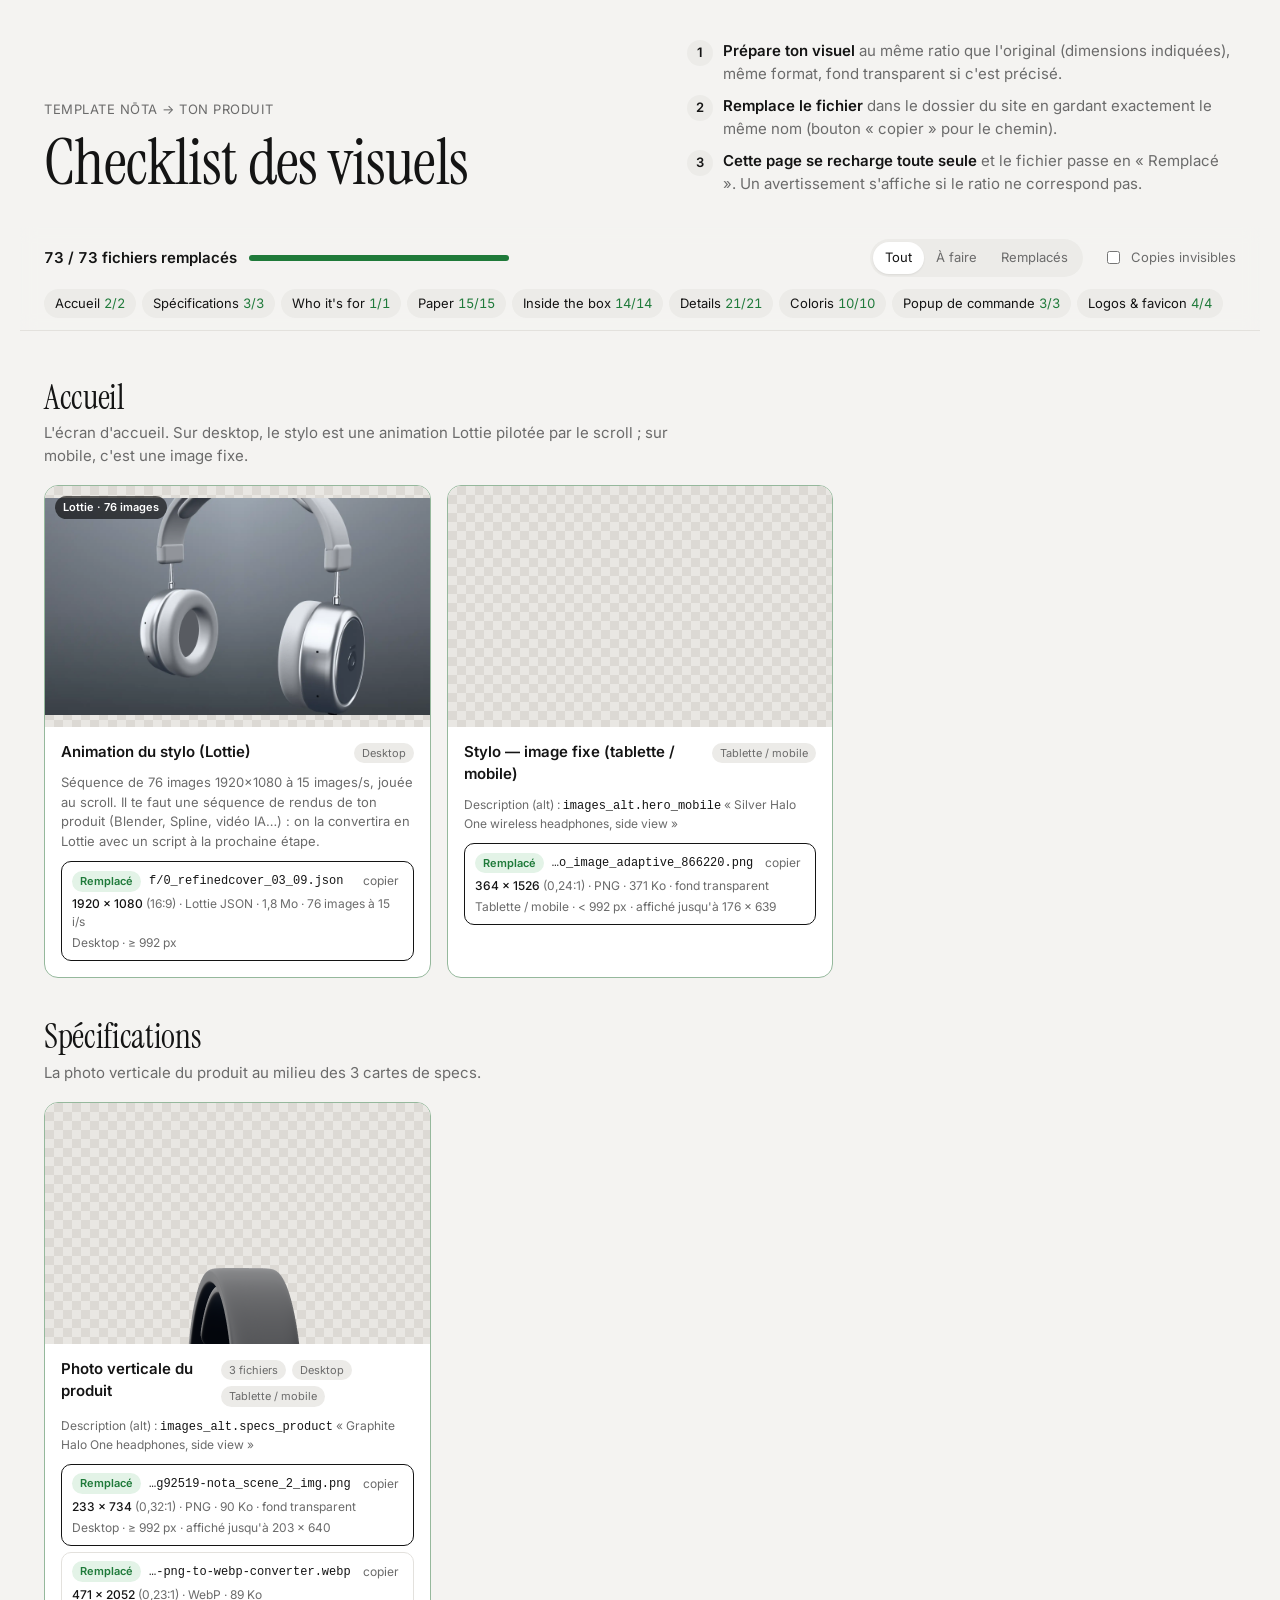
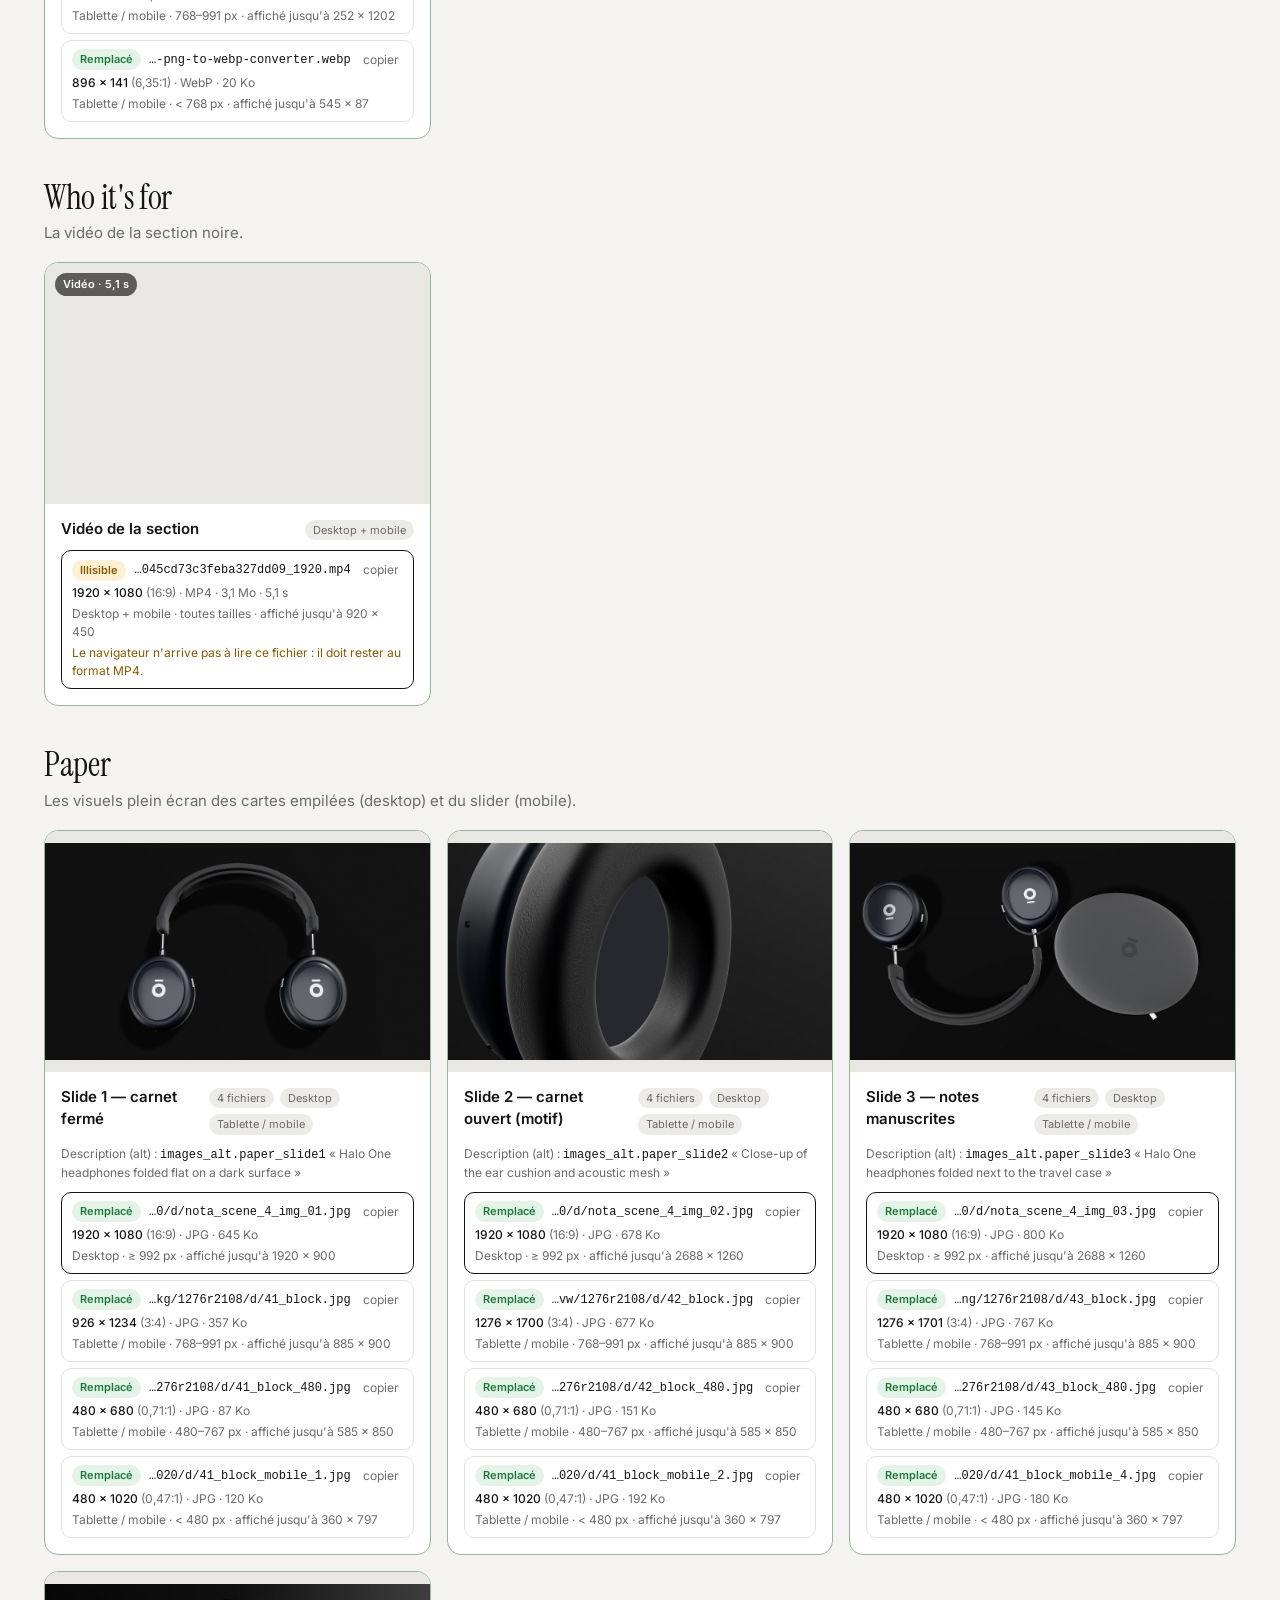
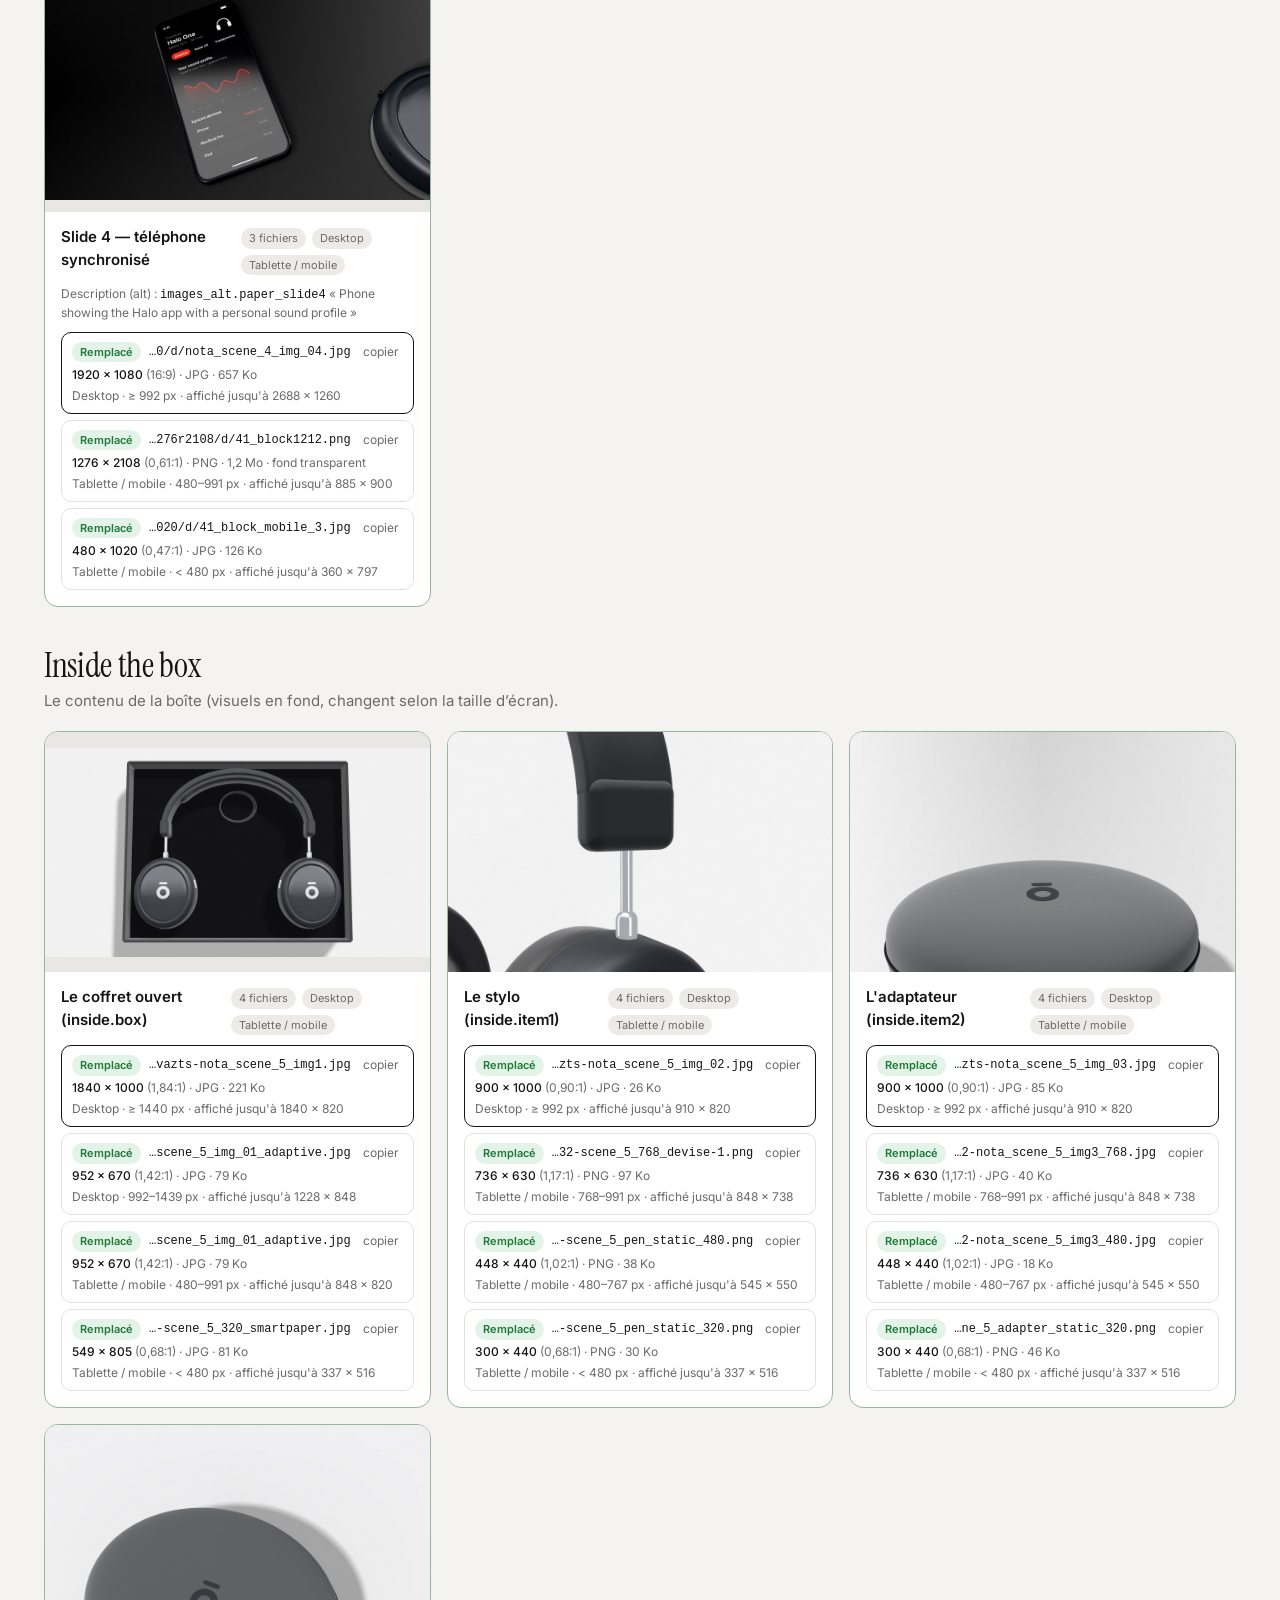
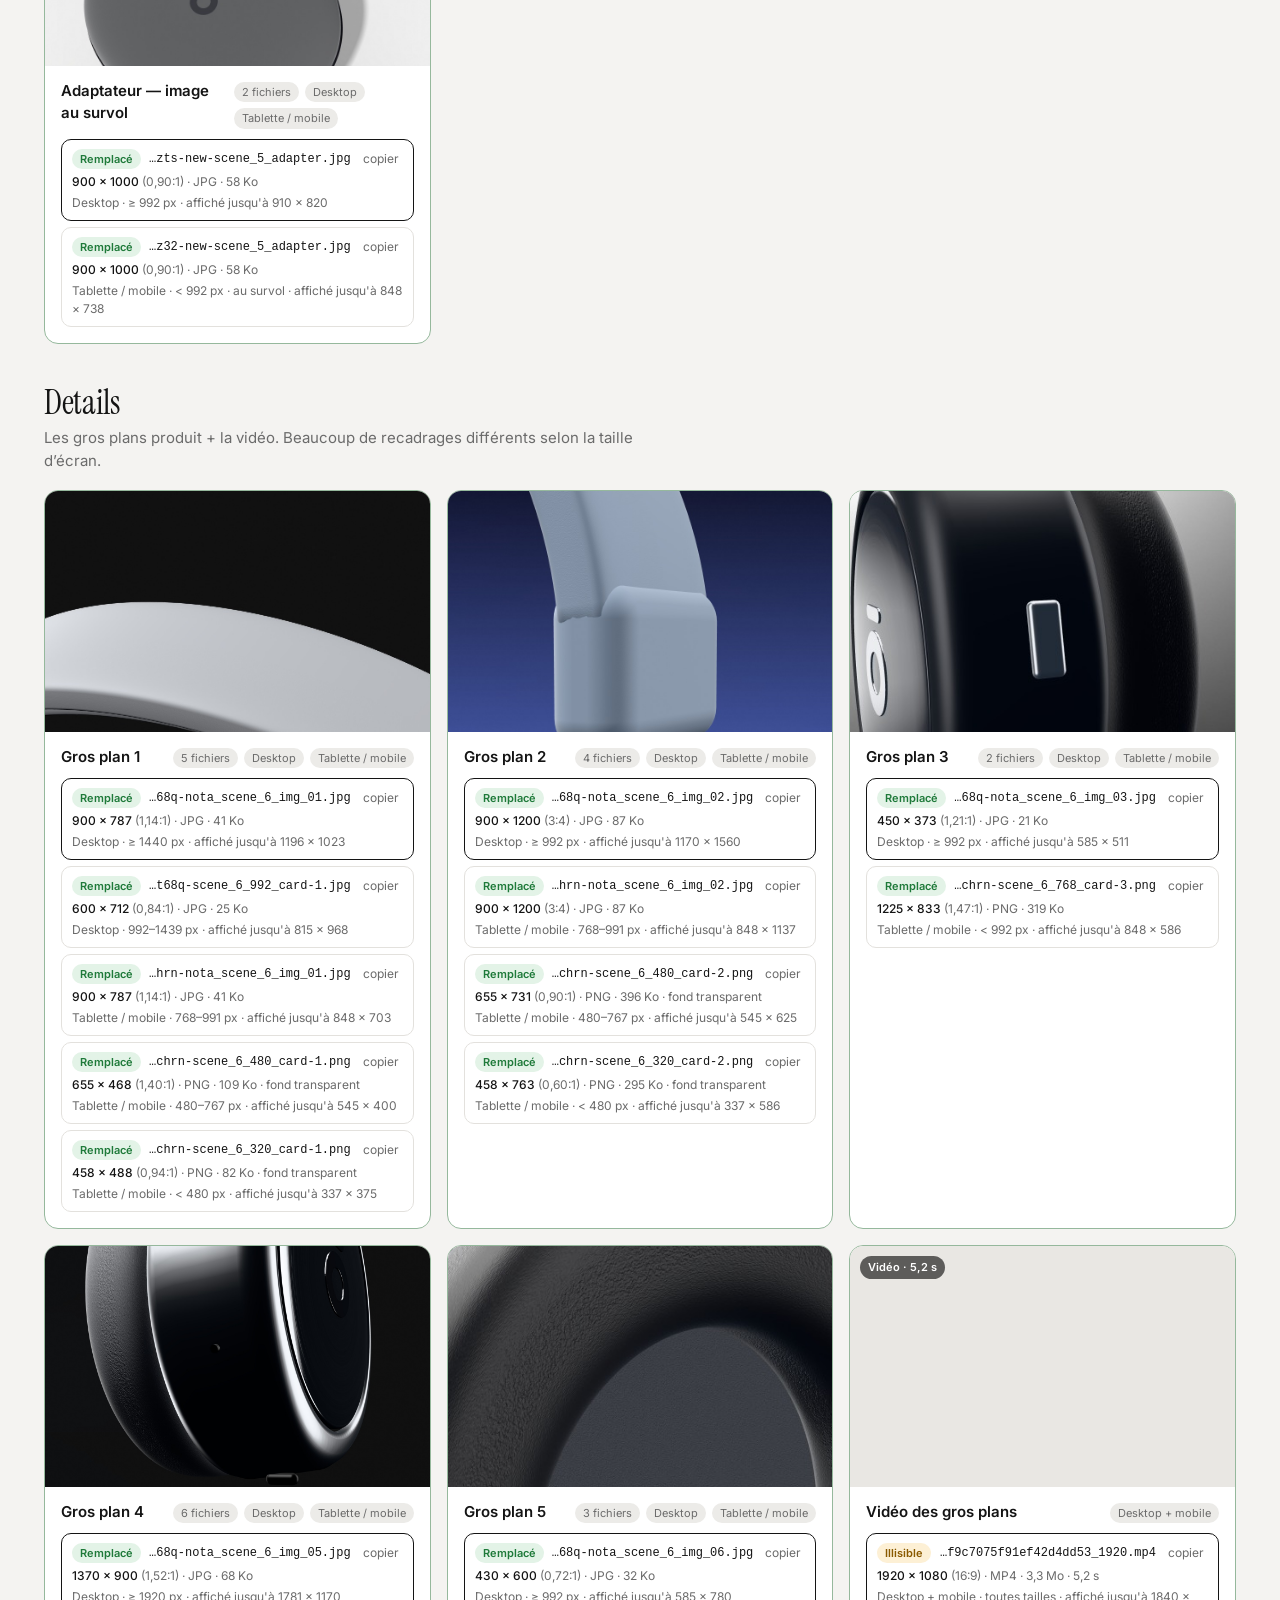
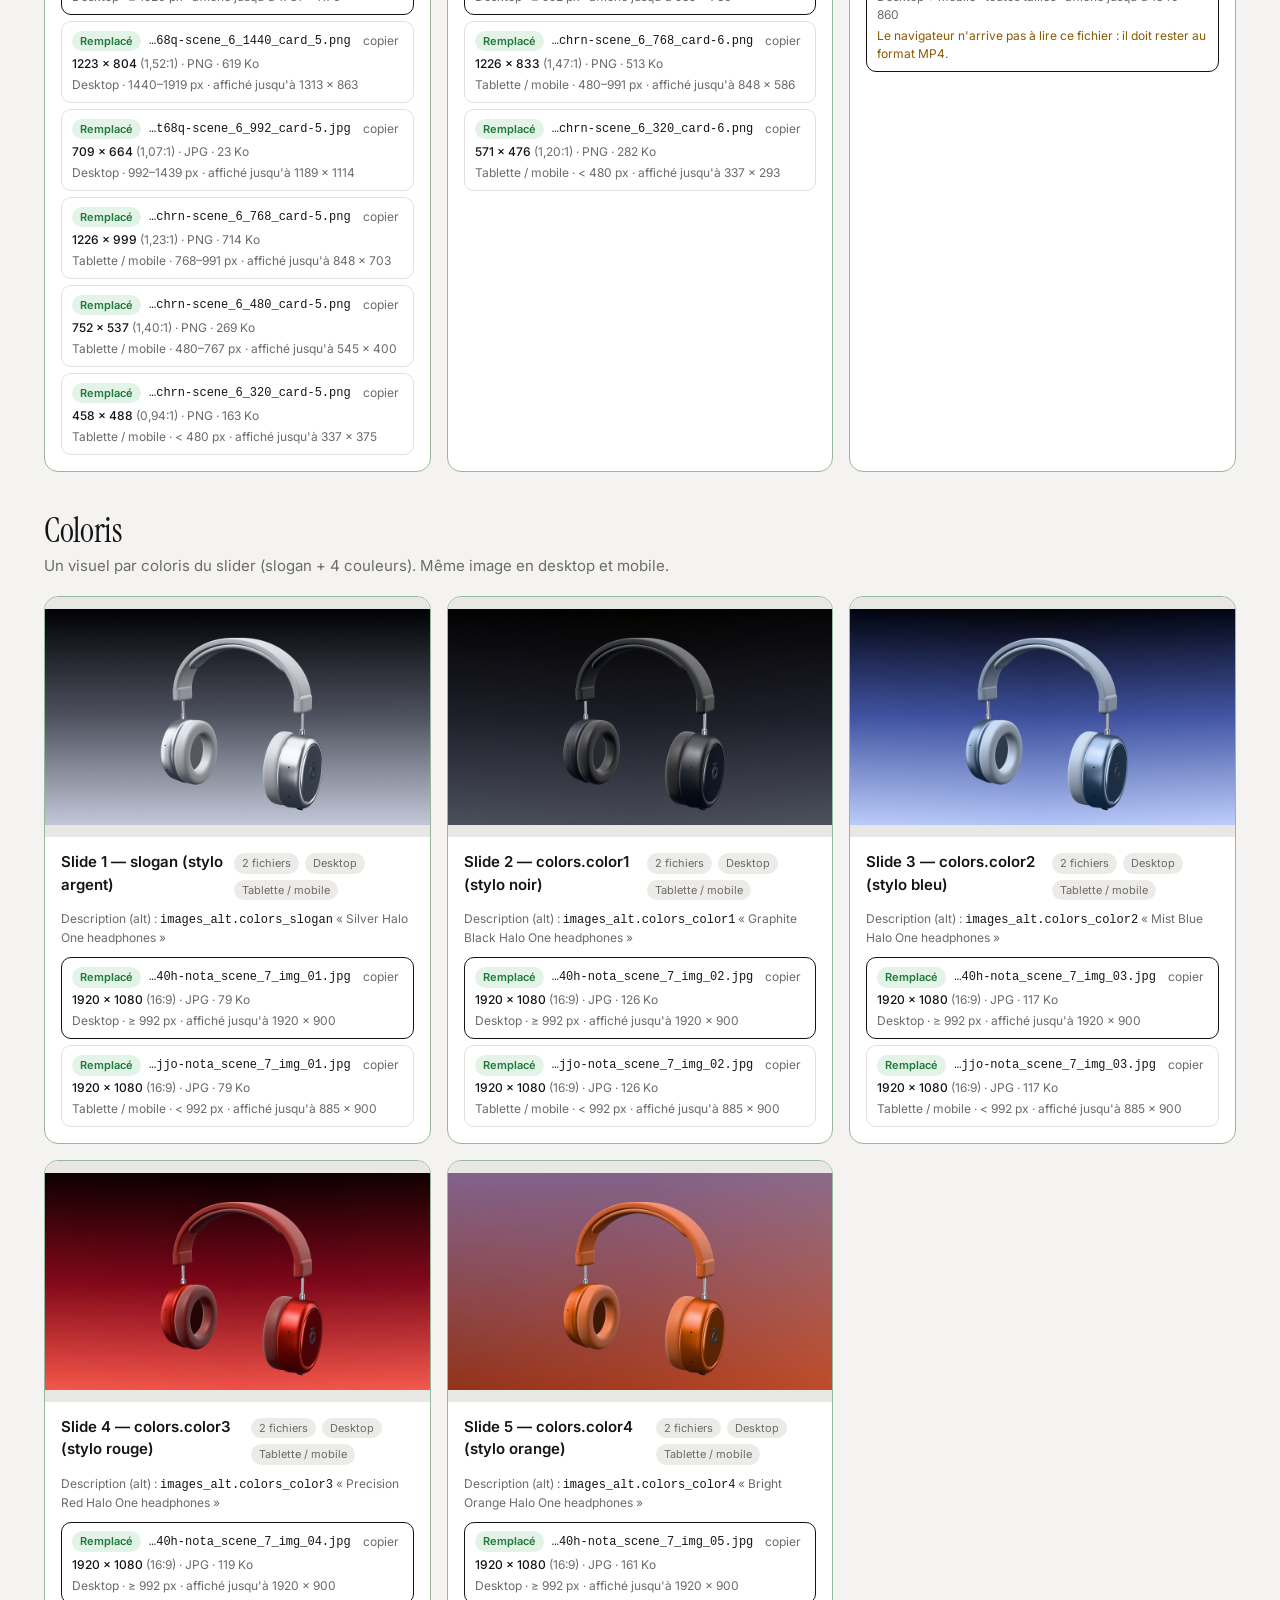
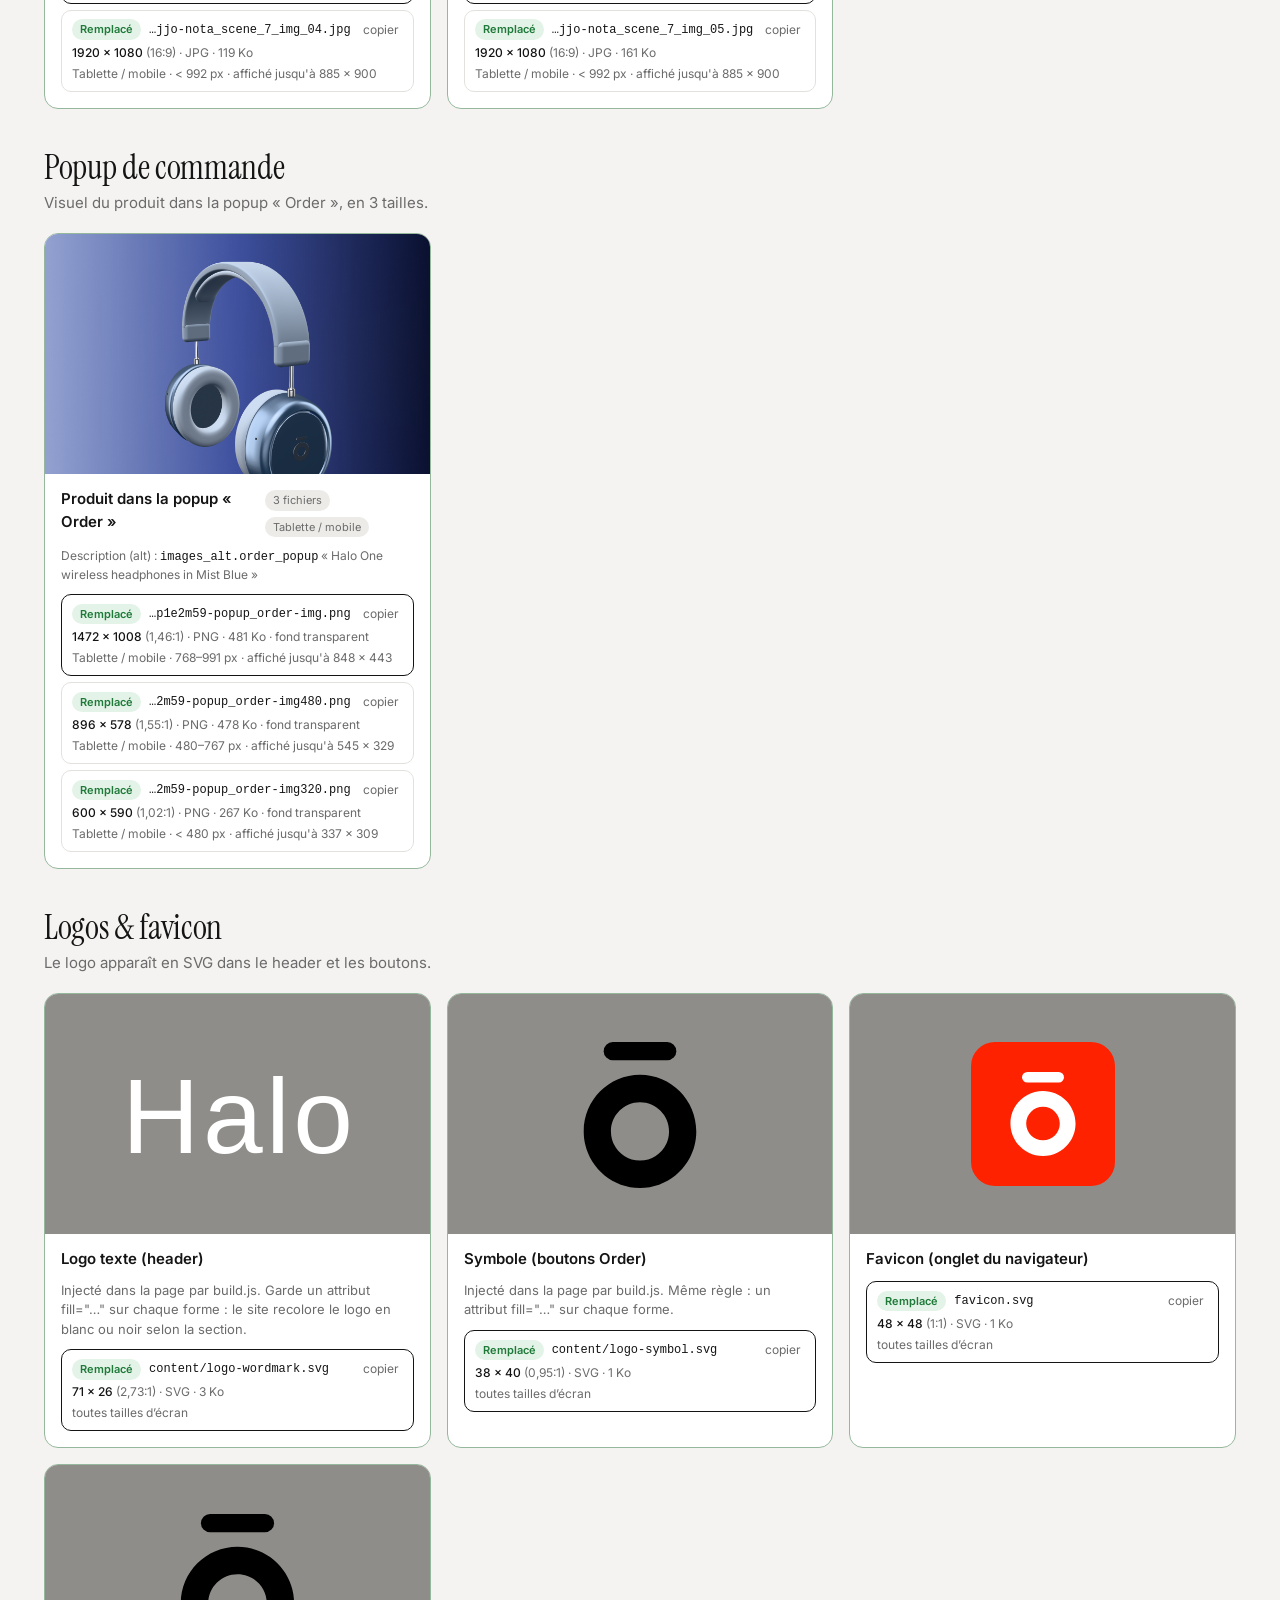
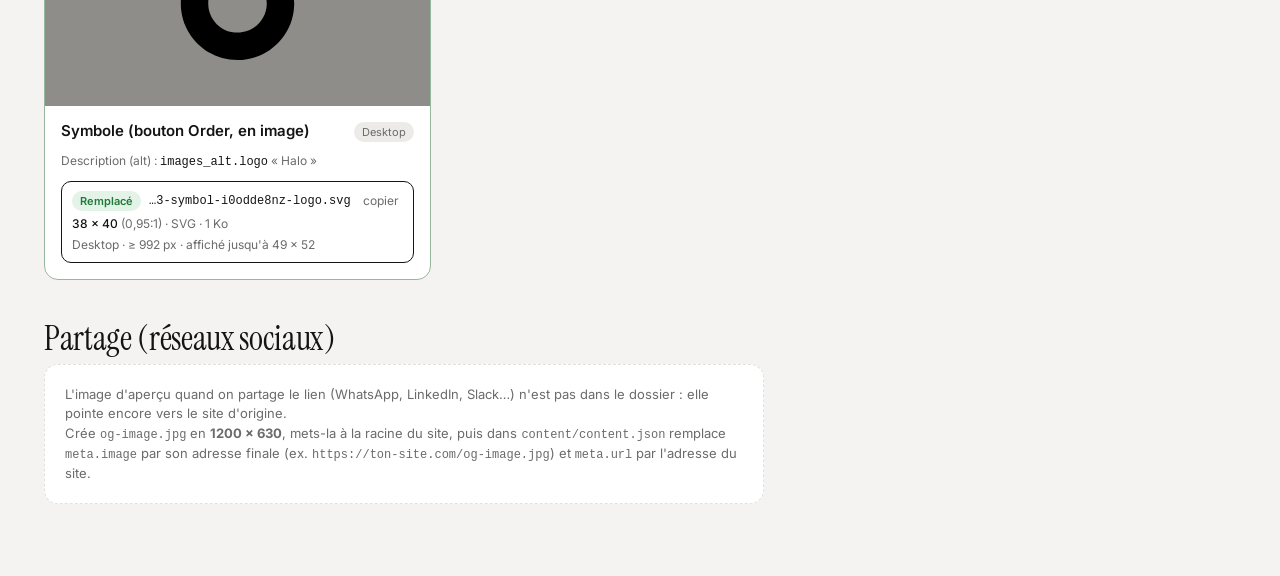
<file: checklist-visuels.html>
<!DOCTYPE html>
<html lang="fr">
<head>
<meta charset="utf-8">
<meta name="viewport" content="width=device-width, initial-scale=1">
<title>Checklist visuels</title>
<link rel="icon" href="favicon.svg" type="image/svg+xml">
<link rel="preconnect" href="https://fonts.googleapis.com">
<link rel="stylesheet" href="https://fonts.googleapis.com/css2?family=Inter:wght@400;500;600&family=Instrument+Serif&display=swap">
<style>
:root {
  --bg: #f4f3f1; --surface: #fff; --text: #141414; --muted: #6b6b6b; --line: #e3e1dd;
  --chip: #ecebe8; --accent: #141414; --accent-text: #fff;
  --ok: #1f7a3a; --ok-bg: #e3f3e7; --warn: #8a5a00; --warn-bg: #fdf0d5; --err: #b3261e; --err-bg: #fbe4e2;
  --todo: #55524d; --todo-bg: #ecebe8; --preview: #e9e7e3; --checker: #dcd9d4;
}
@media (prefers-color-scheme: dark) {
  :root:not([data-theme="light"]) {
    --bg: #111; --surface: #1b1b1b; --text: #f1f0ee; --muted: #9a9894; --line: #2c2c2c;
    --chip: #262626; --accent: #f1f0ee; --accent-text: #111;
    --ok: #7fd39a; --ok-bg: #16301f; --warn: #f0c060; --warn-bg: #33280f; --err: #ff8a80; --err-bg: #3a1614;
    --todo: #c9c6c1; --todo-bg: #2a2a2a; --preview: #232323; --checker: #2e2e2e;
  }
}
* { box-sizing: border-box; }
body { margin: 0; background: var(--bg); color: var(--text); font: 15px/1.5 Inter, system-ui, sans-serif; }
.wrap { max-width: 1240px; margin: 0 auto; padding: 40px 24px 80px; }
h1, h2 { font-family: 'Instrument Serif', Georgia, serif; font-weight: 400; letter-spacing: -0.01em; margin: 0; }
h1 { font-size: clamp(40px, 6vw, 64px); line-height: 1; }
h2 { font-size: 34px; line-height: 1.1; }
.eyebrow { color: var(--muted); font-size: 13px; letter-spacing: .04em; text-transform: uppercase; margin-bottom: 12px; }
.intro { display: grid; grid-template-columns: 1.1fr 1fr; gap: 40px; align-items: end; margin-bottom: 32px; }
.steps { margin: 0; padding: 0; list-style: none; counter-reset: s; display: grid; gap: 10px; }
.steps li { counter-increment: s; display: grid; grid-template-columns: 26px 1fr; gap: 10px; color: var(--muted); }
.steps li::before { content: counter(s); width: 26px; height: 26px; border-radius: 50%; background: var(--chip); color: var(--text); display: grid; place-items: center; font-size: 13px; font-weight: 600; }
.steps b { color: var(--text); font-weight: 600; }
.bar { position: sticky; top: 0; z-index: 5; background: color-mix(in srgb, var(--bg) 92%, transparent); backdrop-filter: blur(8px); border-bottom: 1px solid var(--line); margin: 0 -24px 8px; padding: 12px 24px; display: flex; flex-wrap: wrap; gap: 12px 20px; align-items: center; }
.progress { display: flex; align-items: center; gap: 12px; min-width: 240px; flex: 1; }
.progress-track { flex: 1; height: 6px; border-radius: 3px; background: var(--chip); overflow: hidden; max-width: 260px; }
.progress-fill { height: 100%; width: 0; background: var(--ok); transition: width .4s; }
.progress-label { font-variant-numeric: tabular-nums; font-weight: 600; white-space: nowrap; }
.seg { display: inline-flex; background: var(--chip); border-radius: 999px; padding: 3px; }
.seg button { border: 0; background: none; color: var(--muted); font: inherit; font-size: 13px; padding: 6px 12px; border-radius: 999px; cursor: pointer; }
.seg button[aria-pressed="true"] { background: var(--surface); color: var(--text); box-shadow: 0 1px 2px rgb(0 0 0 / .08); }
label.toggle { display: inline-flex; gap: 8px; align-items: center; font-size: 13px; color: var(--muted); cursor: pointer; }
nav.sections { display: flex; gap: 6px; width: 100%; overflow-x: auto; scrollbar-width: none; }
nav.sections::-webkit-scrollbar { display: none; }
nav.sections a { flex: none; font-size: 13px; color: var(--text); text-decoration: none; padding: 5px 11px; border-radius: 999px; background: var(--chip); }
nav.sections a .n { color: var(--muted); margin-left: 4px; font-variant-numeric: tabular-nums; }
nav.sections a.done .n { color: var(--ok); }
section.group { padding-top: 40px; scroll-margin-top: 110px; }
.group-head { display: flex; justify-content: space-between; align-items: baseline; gap: 16px; margin-bottom: 6px; }
.group-desc { color: var(--muted); margin: 0 0 18px; max-width: 70ch; }
.grid { display: grid; grid-template-columns: repeat(auto-fill, minmax(340px, 1fr)); gap: 16px; }
.card { background: var(--surface); border: 1px solid var(--line); border-radius: 14px; overflow: hidden; display: flex; flex-direction: column; }
.card.is-done { border-color: color-mix(in srgb, var(--ok) 40%, var(--line)); }
.preview { position: relative; aspect-ratio: 16 / 10; background: var(--preview); display: grid; place-items: center; overflow: hidden; }
.preview.alpha { background-color: var(--preview); background-image: conic-gradient(var(--checker) 25%, transparent 0 50%, var(--checker) 0 75%, transparent 0); background-size: 18px 18px; }
.preview.logo { background: #8f8d89; }
.preview img, .preview video { max-width: 100%; max-height: 100%; object-fit: contain; display: block; }
.preview.logo img { width: 60%; height: 60%; }
.preview .tag { position: absolute; left: 10px; top: 10px; font-size: 11px; font-weight: 600; padding: 3px 8px; border-radius: 999px; background: rgb(0 0 0 / .6); color: #fff; }
.body { padding: 14px 16px 16px; display: grid; gap: 10px; }
.title-row { display: flex; justify-content: space-between; gap: 10px; align-items: baseline; }
.card h3 { margin: 0; font-size: 15px; font-weight: 600; }
.badges { display: flex; gap: 6px; flex-wrap: wrap; }
.badge { font-size: 11px; padding: 2px 8px; border-radius: 999px; background: var(--chip); color: var(--muted); white-space: nowrap; }
.note { font-size: 13px; color: var(--muted); margin: 0; }
.alt { font-size: 12px; color: var(--muted); }
.alt code { color: var(--text); }
code, .mono { font-family: ui-monospace, 'SF Mono', Consolas, monospace; font-size: 12px; }
.files { display: grid; gap: 6px; margin: 0; padding: 0; list-style: none; }
.file { border: 1px solid var(--line); border-radius: 10px; padding: 8px 10px; display: grid; gap: 3px; cursor: pointer; }
.file[aria-current="true"] { border-color: var(--text); }
.file.invisible { opacity: .6; }
.file-top { display: flex; align-items: center; gap: 8px; min-width: 0; }
.file-name { flex: 1; min-width: 0; overflow: hidden; text-overflow: ellipsis; white-space: nowrap; direction: rtl; text-align: left; }
.file-meta { font-size: 12px; color: var(--muted); }
.file-meta b { color: var(--text); font-weight: 500; }
.status { font-size: 11px; font-weight: 600; padding: 2px 8px; border-radius: 999px; white-space: nowrap; background: var(--todo-bg); color: var(--todo); }
.status.ok { background: var(--ok-bg); color: var(--ok); }
.status.warn { background: var(--warn-bg); color: var(--warn); }
.status.err { background: var(--err-bg); color: var(--err); }
.warn-text { font-size: 12px; color: var(--warn); }
.copy { border: 0; background: none; color: var(--muted); cursor: pointer; padding: 2px 4px; font: inherit; font-size: 12px; border-radius: 6px; }
.copy:hover { color: var(--text); background: var(--chip); }
.share { background: var(--surface); border: 1px dashed var(--line); border-radius: 14px; padding: 20px; max-width: 720px; }
.hidden { display: none !important; }
.banner { background: var(--err-bg); color: var(--err); padding: 12px 16px; border-radius: 10px; margin-bottom: 24px; }
details.unused { margin-top: 48px; color: var(--muted); font-size: 13px; }
@media (max-width: 760px) {
  .wrap { padding: 28px 16px 60px; }
  .bar { margin: 0 -16px 8px; padding: 10px 16px; }
  .intro { grid-template-columns: 1fr; gap: 20px; }
  .grid { grid-template-columns: 1fr; }
}
</style>
</head>
<body>
<div class="wrap">
  <div id="file-banner" class="banner hidden">Ouvre cette page via le serveur local (<code>start.bat</code> puis <code>http://localhost:8090/checklist-visuels.html</code>) : ouverte en double-clic, elle ne peut pas vérifier les fichiers.</div>
  <header class="intro">
    <div>
      <div class="eyebrow">Template NŌTA → ton produit</div>
      <h1>Checklist des visuels</h1>
    </div>
    <ol class="steps">
      <li><span><b>Prépare ton visuel</b> au même ratio que l'original (dimensions indiquées), même format, fond transparent si c'est précisé.</span></li>
      <li><span><b>Remplace le fichier</b> dans le dossier du site en gardant exactement le même nom (bouton « copier » pour le chemin).</span></li>
      <li><span><b>Cette page se recharge toute seule</b> et le fichier passe en « Remplacé ». Un avertissement s'affiche si le ratio ne correspond pas.</span></li>
    </ol>
  </header>

  <div class="bar">
    <div class="progress">
      <span class="progress-label" id="progress-label">…</span>
      <div class="progress-track"><div class="progress-fill" id="progress-fill"></div></div>
    </div>
    <div class="seg" role="group" aria-label="Filtre">
      <button data-filter="all" aria-pressed="true">Tout</button>
      <button data-filter="todo" aria-pressed="false">À faire</button>
      <button data-filter="done" aria-pressed="false">Remplacés</button>
    </div>
    <label class="toggle"><input type="checkbox" id="show-hidden"> Copies invisibles</label>
    <nav class="sections" id="nav"></nav>
  </div>

  <main id="main"></main>
  <details class="unused hidden" id="unused"><summary>Fichiers du dossier non utilisés par la page</summary><ul class="mono" id="unused-list"></ul></details>
</div>

<script>
const DATA = {"generated":"2026-09-27","sections":[{"key":"accueil","title":"Accueil","desc":"L'écran d'accueil. Sur desktop, le stylo est une animation Lottie pilotée par le scroll ; sur mobile, c'est une image fixe."},{"key":"specs","title":"Spécifications","desc":"La photo verticale du produit au milieu des 3 cartes de specs."},{"key":"who","title":"Who it's for","desc":"La vidéo de la section noire."},{"key":"paper","title":"Paper","desc":"Les visuels plein écran des cartes empilées (desktop) et du slider (mobile)."},{"key":"inside","title":"Inside the box","desc":"Le contenu de la boîte (visuels en fond, changent selon la taille d’écran)."},{"key":"details","title":"Details","desc":"Les gros plans produit + la vidéo. Beaucoup de recadrages différents selon la taille d’écran."},{"key":"colors","title":"Coloris","desc":"Un visuel par coloris du slider (slogan + 4 couleurs). Même image en desktop et mobile."},{"key":"popups","title":"Popup de commande","desc":"Visuel du produit dans la popup « Order », en 3 tailles."},{"key":"logos","title":"Logos & favicon","desc":"Le logo apparaît en SVG dans le header et les boutons."},{"key":"share","title":"Partage (réseaux sociaux)","desc":""},{"key":"hidden","title":"Copies invisibles","desc":"Présentes dans la page mais jamais affichées. Remplace-les quand même pour ne laisser aucune trace de l’ancien produit."}],"cards":[{"section":"accueil","pos":-1,"kind":"lottie","title":"Animation du stylo (Lottie)","alts":[],"files":[{"path":"f/0_refinedcover_03_09.json","bytes":1768198,"sha":"66465e8abedec106b272f8805999581a24a66d6499144c2f9af074cf4c1d085a","format":"Lottie JSON","w":1920,"h":1080,"alpha":true,"frames":76,"fps":15,"usages":[{"kind":"lottie","id":"ikskfddht_0","widths":[1920,1440,1280,1024],"max":[0,0]}]}],"note":"Séquence de 76 images 1920×1080 à 15 images/s, jouée au scroll. Il te faut une séquence de rendus de ton produit (Blender, Spline, vidéo IA…) : on la convertira en Lottie avec un script à la prochaine étape."},{"section":"logos","pos":-0.9975,"kind":"logo","title":"Logo texte (header)","alts":[],"files":[{"path":"content/logo-wordmark.svg","bytes":2754,"sha":"cc8e5e96c2aaa04824b0605cd954f03b0a3f39cd36bdb9cc4919cff9bd7bacf1","format":"SVG","w":71,"h":26,"alpha":true,"vector":true,"usages":[]}],"note":"Injecté dans la page par build.js. Garde un attribut fill=\"…\" sur chaque forme : le site recolore le logo en blanc ou noir selon la section."},{"section":"logos","pos":-0.9974,"kind":"logo","title":"Symbole (boutons Order)","alts":[],"files":[{"path":"content/logo-symbol.svg","bytes":911,"sha":"6961648ba3c2d43694d3c4714af6880cff03141272b83235f8369bb3dc5ea2b7","format":"SVG","w":38,"h":40,"alpha":true,"vector":true,"usages":[]}],"note":"Injecté dans la page par build.js. Même règle : un attribut fill=\"…\" sur chaque forme."},{"section":"logos","pos":-0.9973,"kind":"logo","title":"Favicon (onglet du navigateur)","alts":[],"files":[{"path":"favicon.svg","bytes":952,"sha":"184b6382cd6a88f905a869d56ba6ff77e496625bec7d52fe3b8b7f44d2a3d8a4","format":"SVG","w":48,"h":48,"alpha":true,"vector":true,"usages":[]}],"note":""},{"section":"accueil","pos":0,"title":"Stylo — image fixe (tablette / mobile)","alts":[{"key":"images_alt.hero_mobile","text":"Silver Halo One wireless headphones, side view"}],"files":[{"path":"thumb/2/zOzK4LBsVJn0W98Pf5CalQ/364r1526/d/library_image-14634-symbol-is6ru9kkd-nota_hero_image_adaptive_866220.png","bytes":370640,"sha":"11efc453949e6f0265ab502bac5ed15e76d39fbcfb304f19e4eb051e40e53084","format":"PNG","w":364,"h":1526,"alpha":true,"usages":[{"kind":"img","id":"ibrgj9whz_0","widths":[900,600,375],"max":[176,639],"alt":"images_alt.hero_mobile"}]}]},{"section":"specs","pos":1,"title":"Photo verticale du produit","alts":[{"key":"images_alt.specs_product","text":"Graphite Halo One headphones, side view"}],"files":[{"path":"thumb/2/E_-dKzAg6YZhD4xJJ6rAMA/233r734/d/library_image-14700-symbol-iw3g92519-nota_scene_2_img.png","bytes":89889,"sha":"196743bb9252959dd0288d09b1d107276c3e56e7b85e93a10825c65d9b094f96","format":"PNG","w":233,"h":734,"alpha":true,"usages":[{"kind":"img","id":"i2aatmykv_0","widths":[1920,1440,1280,1024],"max":[203,640],"alt":"images_alt.specs_product"}]},{"path":"thumb/2/DpQxNCkA1E7yEZmCJGLyNA/471r2052/d/library_image-14699-symbol-icoj9ef2j-scene2-adaptive768-ezgifcom-png-to-webp-converter.webp","bytes":88650,"sha":"9894882926ad4d8d5cd4541589cdacdd16d9e1ec2e67fe76ff81081dbb7ec7c7","format":"WebP","w":471,"h":2052,"alpha":false,"usages":[{"kind":"img","id":"igv47q2nv_0","widths":[900],"max":[252,1202],"alt":"images_alt.specs_product"}]},{"path":"thumb/2/xuUeDdKthCFm9DOCDquDXw/896r141/d/library_image-14699-symbol-icoj9ef2j-scene2-adaptive480-ezgifcom-png-to-webp-converter.webp","bytes":19657,"sha":"d13eaf919acda6c585fc5b8b17c7bcb3ce9acc178391a129013a94add94122dc","format":"WebP","w":896,"h":141,"alpha":false,"usages":[{"kind":"img","id":"iofpk87n7_0","widths":[600,375],"max":[545,87],"alt":"images_alt.specs_product"}]}]},{"section":"who","pos":2,"title":"Vidéo de la section","alts":[],"files":[{"path":"f/25824d842058045cd73c3feba327dd09_1920.mp4","bytes":3057902,"sha":"6c1aca957eb6f919e0ff4ace8b63898c3ee1e174b9c3447a76d95e8382f42aad","format":"MP4","w":1920,"h":1080,"alpha":false,"duration":5.1,"usages":[{"kind":"video","id":"ik5hhc3hg_0","widths":[1920,1440,1280,1024],"max":[920,450],"alt":null},{"kind":"video","id":"i94q53ujh_0","widths":[900,600,375],"max":[848,422],"alt":null}]}]},{"section":"paper","pos":3,"title":"Slide 1 — carnet fermé","alts":[{"key":"images_alt.paper_slide1","text":"Halo One headphones folded flat on a dark surface"}],"files":[{"path":"thumb/2/hkWO_0PdjAnQD0OeUgMd8g/1920r1080/d/nota_scene_4_img_01.jpg","bytes":645147,"sha":"7180294507424d705cd5131d653d59d8f16cea50b2caac640e7bc6b892624402","format":"JPG","w":1920,"h":1080,"alpha":false,"usages":[{"kind":"img","id":"iyffo5m7k_0","widths":[1920,1440,1280,1024],"max":[1920,900],"alt":"images_alt.paper_slide1"}]},{"path":"thumb/2/NdNsA4zjgwV803LVWQCIkg/1276r2108/d/41_block.jpg","bytes":356942,"sha":"65d1e93562dea15bfa1405cf3fbeb0ad10247601190ad6aff7cb51d1d09a32f3","format":"JPG","w":926,"h":1234,"alpha":false,"usages":[{"kind":"img","id":"i5h6k41f5_0","widths":[900],"max":[885,900],"alt":"images_alt.paper_slide1"}]},{"path":"thumb/2/Tve6Pa_mEfVFg1C_ZXVEtw/1276r2108/d/41_block_480.jpg","bytes":87019,"sha":"b7930cb985680e5ae3bdf4161df48767ba6d4b4d7ba0a6eca4f3dcac98c27ed2","format":"JPG","w":480,"h":680,"alpha":false,"usages":[{"kind":"img","id":"inn234gqx_0","widths":[600],"max":[585,850],"alt":"images_alt.paper_slide1"}]},{"path":"thumb/2/5UFl0MtPdpTU7FJxOYseJQ/480r1020/d/41_block_mobile_1.jpg","bytes":120267,"sha":"0c5bb92de7c775b4ff55b86d761dbe2d3febb491cb24f1eea817361c38c89510","format":"JPG","w":480,"h":1020,"alpha":false,"usages":[{"kind":"img","id":"itn4cj22c_0","widths":[375],"max":[360,797],"alt":"images_alt.paper_slide1"}]},{"path":"thumb/2/F_P4aLU5KdbclXhQnZ2QpQ/640r480/d/41_block.jpg","bytes":38010,"sha":"5678ea1c6eeaeac4cad911a72da6eb88b070308ffd3fbd04e695ce04acd557ca","format":"JPG","w":360,"h":480,"alpha":false,"usages":[{"kind":"img","id":"ivebn1zu3_0","widths":[],"max":[0,0],"alt":"images_alt.paper_slide1"}]}]},{"section":"paper","pos":4,"title":"Slide 2 — carnet ouvert (motif)","alts":[{"key":"images_alt.paper_slide2","text":"Close-up of the ear cushion and acoustic mesh"}],"files":[{"path":"thumb/2/7YfwgKVakw18X4hnPZia0Q/1920r1080/d/nota_scene_4_img_02.jpg","bytes":678051,"sha":"16eac1907a6af6563640c7be5f45299a094b5431cc2b306411bef0552cdce47c","format":"JPG","w":1920,"h":1080,"alpha":false,"usages":[{"kind":"img","id":"i2e7gdcux_0","widths":[1920,1440,1280,1024],"max":[2688,1260],"alt":"images_alt.paper_slide2"}]},{"path":"thumb/2/V-Pld1tdphvc6bqPvkKsvw/1276r2108/d/42_block.jpg","bytes":677053,"sha":"c54e6149767e314599894ae8f2a5a4ea062de34b5a97120daabc3bd4abed3512","format":"JPG","w":1276,"h":1700,"alpha":false,"usages":[{"kind":"img","id":"i5h6k41f5_1","widths":[900],"max":[885,900],"alt":"images_alt.paper_slide2"}]},{"path":"thumb/2/DsywoH6-Vx8zTSoNO75b-A/1276r2108/d/42_block_480.jpg","bytes":150563,"sha":"749ac701ecbd3c31873595eaf7475d8091099f7f50e1c59beebe61432e3f26d1","format":"JPG","w":480,"h":680,"alpha":false,"usages":[{"kind":"img","id":"inn234gqx_1","widths":[600],"max":[585,850],"alt":"images_alt.paper_slide2"}]},{"path":"thumb/2/thSkq4Kg7lqMfHmr5pPYxQ/480r1020/d/41_block_mobile_2.jpg","bytes":192237,"sha":"9d24fbee6876054c93e1e3d973b997a7aeaf7b13907e5f037bdd00d2ce1e9aad","format":"JPG","w":480,"h":1020,"alpha":false,"usages":[{"kind":"img","id":"itn4cj22c_1","widths":[375],"max":[360,797],"alt":"images_alt.paper_slide2"}]},{"path":"thumb/2/FulYM5xyA7yVsDY4-9XuHQ/640r480/d/42_block.jpg","bytes":41661,"sha":"f41087d51bb4cef43e3643487da1f87d028e9127ebfd6d613d551a647c9525b3","format":"JPG","w":360,"h":480,"alpha":false,"usages":[{"kind":"img","id":"ivebn1zu3_1","widths":[],"max":[0,0],"alt":"images_alt.paper_slide2"}]}]},{"section":"paper","pos":5,"title":"Slide 3 — notes manuscrites","alts":[{"key":"images_alt.paper_slide3","text":"Halo One headphones folded next to the travel case"}],"files":[{"path":"thumb/2/5RXD9D7cr-Ez9A9KxlC5hw/1920r1080/d/nota_scene_4_img_03.jpg","bytes":800494,"sha":"9534f3e7062f41049c725a10c986bd0c683375f8ffc71a01dcd63a08153c15aa","format":"JPG","w":1920,"h":1080,"alpha":false,"usages":[{"kind":"img","id":"iyeibuswj_0","widths":[1920,1440,1280,1024],"max":[2688,1260],"alt":"images_alt.paper_slide3"}]},{"path":"thumb/2/uY0WbSXhbz5r3fxyMekPng/1276r2108/d/43_block.jpg","bytes":766694,"sha":"f98c5bec1ffbdbfc36d642668c1ae21bbeeab0224601bb8f4f29da0b7778345a","format":"JPG","w":1276,"h":1701,"alpha":false,"usages":[{"kind":"img","id":"i5h6k41f5_2","widths":[900],"max":[885,900],"alt":"images_alt.paper_slide3"}]},{"path":"thumb/2/XAWvWz3aFFaaSsy_luH5-w/1276r2108/d/43_block_480.jpg","bytes":144966,"sha":"7327f312c44a05a42a5e52eeaf50e3bae9ea728d269d9e0eb40a7270fce62227","format":"JPG","w":480,"h":680,"alpha":false,"usages":[{"kind":"img","id":"inn234gqx_2","widths":[600],"max":[585,850],"alt":"images_alt.paper_slide3"}]},{"path":"thumb/2/vlxkkI1Wv5e9o1FRJ6IWmA/480r1020/d/41_block_mobile_4.jpg","bytes":179734,"sha":"a70f5ea550455edfb37df1c5e5e4fea88ddc9067de97bc0877d550c2893e6f39","format":"JPG","w":480,"h":1020,"alpha":false,"usages":[{"kind":"img","id":"itn4cj22c_2","widths":[375],"max":[360,797],"alt":"images_alt.paper_slide3"}]},{"path":"thumb/2/lgfT49LtqL0FbROrmSOYew/640r480/d/43_block.jpg","bytes":48162,"sha":"21bc38378f3e958e2e95a08b8605e775ac05addde50d73321001ce08da674321","format":"JPG","w":360,"h":480,"alpha":false,"usages":[{"kind":"img","id":"ivebn1zu3_2","widths":[],"max":[0,0],"alt":"images_alt.paper_slide3"}]}]},{"section":"paper","pos":6,"title":"Slide 4 — téléphone synchronisé","alts":[{"key":"images_alt.paper_slide4","text":"Phone showing the Halo app with a personal sound profile"}],"files":[{"path":"thumb/2/XYdQ9jPC6FwmZfYcoOuhgQ/1920r1080/d/nota_scene_4_img_04.jpg","bytes":656657,"sha":"7513e20d3ab02f118743948c069ba43fa34e4a1a8dfd53ccd39695442df63d0b","format":"JPG","w":1920,"h":1080,"alpha":false,"usages":[{"kind":"img","id":"i0va68q2i_0","widths":[1920,1440,1280,1024],"max":[2688,1260],"alt":"images_alt.paper_slide4"}]},{"path":"thumb/2/ctuI-vbcqn2J7cCUXnBXig/1276r2108/d/41_block1212.png","bytes":1215254,"sha":"792c9e4211c1dfb7cbee8ea2dde73c4e9b786c67e1cc5649d3bc78de9038013d","format":"PNG","w":1276,"h":2108,"alpha":true,"usages":[{"kind":"img","id":"i5h6k41f5_3","widths":[900],"max":[885,900],"alt":"images_alt.paper_slide4"},{"kind":"img","id":"inn234gqx_3","widths":[600],"max":[585,850],"alt":"images_alt.paper_slide4"}]},{"path":"thumb/2/_n2BDCbkxVH2Lw8Lt0bM7g/480r1020/d/41_block_mobile_3.jpg","bytes":126025,"sha":"6f93f7906294f6cbd119e1105173a8972527e45165540363734aee211f85a53b","format":"JPG","w":480,"h":1020,"alpha":false,"usages":[{"kind":"img","id":"itn4cj22c_3","widths":[375],"max":[360,797],"alt":"images_alt.paper_slide4"}]},{"path":"thumb/2/-wr1GZBOmPey4dEvavt0Fw/640r480/d/41_block1212.png","bytes":78056,"sha":"e412960a6660743c65d4343412c76669fd3546b4a0d626ca372bfd5c5f769218","format":"PNG","w":290,"h":480,"alpha":true,"usages":[{"kind":"img","id":"ivebn1zu3_3","widths":[],"max":[0,0],"alt":"images_alt.paper_slide4"}]}]},{"section":"inside","pos":7,"title":"Le coffret ouvert (inside.box)","alts":[],"files":[{"path":"d/library_image-14643-symbol-ispnvazts-nota_scene_5_img1.jpg","bytes":221039,"sha":"a8a011dcb76b6de287f3a9712b0a61f77e5a7edf47994b225093a923b43b722d","format":"JPG","w":1840,"h":1000,"alpha":false,"usages":[{"kind":"bg","id":"ihi4nv6i2_0","widths":[1920,1440],"max":[1840,820],"alt":null}]},{"path":"d/library_image-14643-symbol-ispnvazts-nota_scene_5_img_01_adaptive.jpg","bytes":78573,"sha":"de5017d61593ae994bdbe39546fdd7e76a56d1bac6f1affdef90906a277089ab","format":"JPG","w":952,"h":670,"alpha":false,"usages":[{"kind":"bg","id":"ihi4nv6i2_0","widths":[1280,1024],"max":[1228,848],"alt":null}]},{"path":"d/library_image-14642-symbol-it4oyiz32-nota_scene_5_img_01_adaptive.jpg","bytes":78573,"sha":"de5017d61593ae994bdbe39546fdd7e76a56d1bac6f1affdef90906a277089ab","format":"JPG","w":952,"h":670,"alpha":false,"usages":[{"kind":"bg","id":"i3d9cpjj8_0","widths":[900,600],"max":[848,820],"alt":null}]},{"path":"d/library_image-14642-symbol-it4oyiz32-scene_5_320_smartpaper.jpg","bytes":81487,"sha":"0c812602a20a31eb8c5104fe183dd66f34734788ef2f93e23593335294115672","format":"JPG","w":549,"h":805,"alpha":false,"usages":[{"kind":"bg","id":"i3d9cpjj8_0","widths":[375],"max":[337,516],"alt":null}]},{"path":"d/library_image-14643-symbol-ispnvazts-scene_5_320_smartpaper.jpg","bytes":81487,"sha":"0c812602a20a31eb8c5104fe183dd66f34734788ef2f93e23593335294115672","format":"JPG","w":549,"h":805,"alpha":false,"usages":[{"kind":"bg","id":"ihi4nv6i2_0","widths":[],"max":[0,0],"alt":null}]}]},{"section":"inside","pos":8,"title":"Le stylo (inside.item1)","alts":[],"files":[{"path":"d/library_image-14643-symbol-ispnvazts-nota_scene_5_img_02.jpg","bytes":25884,"sha":"1d97e496ebf8d721f297ae2174a9b7548c502db640e641dc0582ace4a8fb2d16","format":"JPG","w":900,"h":1000,"alpha":false,"usages":[{"kind":"bg","id":"i2xmb33eu_0","widths":[1920,1440,1280,1024],"max":[910,820],"alt":null}]},{"path":"d/library_image-14642-symbol-it4oyiz32-scene_5_768_devise-1.png","bytes":97019,"sha":"d7481cf332a0db96b98ab8fb019d8fb630495bd7b18706b677d55cc91ed84baa","format":"PNG","w":736,"h":630,"alpha":false,"usages":[{"kind":"bg","id":"i93xllkxc_0","widths":[900],"max":[848,738],"alt":null}]},{"path":"d/library_image-14642-symbol-it4oyiz32-scene_5_pen_static_480.png","bytes":37747,"sha":"8ccbc83bc08ad87214113bd053c0e8da1274d4a4b24024f1cb2cf18786d497cb","format":"PNG","w":448,"h":440,"alpha":false,"usages":[{"kind":"bg","id":"i93xllkxc_0","widths":[600],"max":[545,550],"alt":null}]},{"path":"d/library_image-14642-symbol-it4oyiz32-scene_5_pen_static_320.png","bytes":29503,"sha":"8ce1b5a985de9c7ee77748d25be265963f17194fab6269a44b2d2aecd124da91","format":"PNG","w":300,"h":440,"alpha":false,"usages":[{"kind":"bg","id":"i93xllkxc_0","widths":[375],"max":[337,516],"alt":null}]}]},{"section":"inside","pos":9,"title":"L'adaptateur (inside.item2)","alts":[],"files":[{"path":"d/library_image-14643-symbol-ispnvazts-nota_scene_5_img_03.jpg","bytes":85208,"sha":"d6bc418d3b13ae6b980de91128a113f922e43cf653c240589f849f7f2fd72794","format":"JPG","w":900,"h":1000,"alpha":false,"usages":[{"kind":"bg","id":"i2akf28ho_0","widths":[1920,1440,1280,1024],"max":[910,820],"alt":null}]},{"path":"d/library_image-14642-symbol-it4oyiz32-nota_scene_5_img3_768.jpg","bytes":40146,"sha":"0e9bbaaaa5a910254defc36aba5dc03885f113737dae8b767a11f0389bc8bc61","format":"JPG","w":736,"h":630,"alpha":false,"usages":[{"kind":"bg","id":"igacnl13m_0","widths":[900],"max":[848,738],"alt":null}]},{"path":"d/library_image-14642-symbol-it4oyiz32-nota_scene_5_img3_480.jpg","bytes":17681,"sha":"d31dc5e15532f85bfb27d9228ad1a6aceedf618a25fa753ed1768e8ab6037df0","format":"JPG","w":448,"h":440,"alpha":false,"usages":[{"kind":"bg","id":"igacnl13m_0","widths":[600],"max":[545,550],"alt":null}]},{"path":"d/library_image-14642-symbol-it4oyiz32-scene_5_adapter_static_320.png","bytes":45704,"sha":"0a7f8bff251c819e7bea90bcb9b52c6cf6e514eb37dd93e50274888f308fe3d0","format":"PNG","w":300,"h":440,"alpha":false,"usages":[{"kind":"bg","id":"igacnl13m_0","widths":[375],"max":[337,516],"alt":null}]}]},{"section":"inside","pos":10,"title":"Adaptateur — image au survol","alts":[],"files":[{"path":"d/library_image-14643-symbol-ispnvazts-new-scene_5_adapter.jpg","bytes":57926,"sha":"a6edc3633f8c9398f870315831139198a6f4edb5aad507f70cb31b4d24b3a509","format":"JPG","w":900,"h":1000,"alpha":false,"usages":[{"kind":"bg","id":"ibc1svgzy_0","widths":[1920,1440,1280,1024],"max":[910,820],"alt":null}]},{"path":"d/library_image-14642-symbol-it4oyiz32-new-scene_5_adapter.jpg","bytes":57926,"sha":"a6edc3633f8c9398f870315831139198a6f4edb5aad507f70cb31b4d24b3a509","format":"JPG","w":900,"h":1000,"alpha":false,"usages":[{"kind":"bg","id":"igacnl13m_0","widths":[900,600,375],"max":[848,738],"alt":null,"hover":true}]}]},{"section":"details","pos":11,"title":"Gros plan 1","alts":[],"files":[{"path":"d/library_image-14686-symbol-i71z9t68q-nota_scene_6_img_01.jpg","bytes":40848,"sha":"5472799fc8299b38a60905a6843e343a671551383ecdea056c8051b5881a6208","format":"JPG","w":900,"h":787,"alpha":false,"usages":[{"kind":"bg","id":"itz251722_0","widths":[1920,1440],"max":[1196,1023],"alt":null}]},{"path":"d/library_image-14686-symbol-i71z9t68q-scene_6_992_card-1.jpg","bytes":25271,"sha":"cdbcdf26db0ea935d7bd44eb3bf3779fd723149460031638f6f2db6388cc1605","format":"JPG","w":600,"h":712,"alpha":false,"usages":[{"kind":"bg","id":"itz251722_0","widths":[1280,1024],"max":[815,968],"alt":null}]},{"path":"d/library_image-14685-symbol-iag8qchrn-nota_scene_6_img_01.jpg","bytes":40848,"sha":"5472799fc8299b38a60905a6843e343a671551383ecdea056c8051b5881a6208","format":"JPG","w":900,"h":787,"alpha":false,"usages":[{"kind":"bg","id":"ists3j8gk_0","widths":[900],"max":[848,703],"alt":null},{"kind":"bg","id":"i2we3huyf_0","widths":[],"max":[0,0],"alt":null},{"kind":"bg","id":"i67dwgpd0_0","widths":[],"max":[0,0],"alt":null},{"kind":"bg","id":"id49akgir_0","widths":[],"max":[0,0],"alt":null},{"kind":"bg","id":"iba5g0p9y_0","widths":[],"max":[0,0],"alt":null}]},{"path":"d/library_image-14685-symbol-iag8qchrn-scene_6_480_card-1.png","bytes":108696,"sha":"9c9ce0b628706bee29c21823e04a0dfb7dfb3c4ed198b7f75fb33b7e920130d1","format":"PNG","w":655,"h":468,"alpha":true,"usages":[{"kind":"bg","id":"ists3j8gk_0","widths":[600],"max":[545,400],"alt":null}]},{"path":"d/library_image-14685-symbol-iag8qchrn-scene_6_320_card-1.png","bytes":81926,"sha":"1e657b967de49011d951d97d86b55e784c3e324dfff99b07700e71f708cf45bd","format":"PNG","w":458,"h":488,"alpha":true,"usages":[{"kind":"bg","id":"ists3j8gk_0","widths":[375],"max":[337,375],"alt":null}]},{"path":"d/library_image-14685-symbol-iag8qchrn-scene_6_992_card-1.jpg","bytes":25271,"sha":"cdbcdf26db0ea935d7bd44eb3bf3779fd723149460031638f6f2db6388cc1605","format":"JPG","w":600,"h":712,"alpha":false,"usages":[{"kind":"bg","id":"i2we3huyf_0","widths":[],"max":[0,0],"alt":null},{"kind":"bg","id":"i67dwgpd0_0","widths":[],"max":[0,0],"alt":null},{"kind":"bg","id":"id49akgir_0","widths":[],"max":[0,0],"alt":null},{"kind":"bg","id":"iba5g0p9y_0","widths":[],"max":[0,0],"alt":null}]}]},{"section":"details","pos":12,"title":"Gros plan 2","alts":[],"files":[{"path":"d/library_image-14686-symbol-i71z9t68q-nota_scene_6_img_02.jpg","bytes":87439,"sha":"3c085c47d35e5f23f3bdf9a0f2b574fd5350a8445d912a3ac94a86feeeb4e7bb","format":"JPG","w":900,"h":1200,"alpha":false,"usages":[{"kind":"bg","id":"iwwfiweuo_0","widths":[1920,1440,1280,1024],"max":[1170,1560],"alt":null}]},{"path":"d/library_image-14685-symbol-iag8qchrn-nota_scene_6_img_02.jpg","bytes":87439,"sha":"3c085c47d35e5f23f3bdf9a0f2b574fd5350a8445d912a3ac94a86feeeb4e7bb","format":"JPG","w":900,"h":1200,"alpha":false,"usages":[{"kind":"bg","id":"i2we3huyf_0","widths":[900],"max":[848,1137],"alt":null}]},{"path":"d/library_image-14685-symbol-iag8qchrn-scene_6_480_card-2.png","bytes":395574,"sha":"a1966d8698b0085e5a6b5d81869fcdcb959b2450599176abbb22bb23deb98c97","format":"PNG","w":655,"h":731,"alpha":true,"usages":[{"kind":"bg","id":"i2we3huyf_0","widths":[600],"max":[545,625],"alt":null}]},{"path":"d/library_image-14685-symbol-iag8qchrn-scene_6_320_card-2.png","bytes":294548,"sha":"a27ef7105bb0e935a8825819945cc3837a70a1d8bee5358e47b4064b7c6d0a20","format":"PNG","w":458,"h":763,"alpha":true,"usages":[{"kind":"bg","id":"i2we3huyf_0","widths":[375],"max":[337,586],"alt":null}]}]},{"section":"details","pos":13,"title":"Gros plan 3","alts":[],"files":[{"path":"d/library_image-14686-symbol-i71z9t68q-nota_scene_6_img_03.jpg","bytes":20926,"sha":"7e038fac15873c1170fb2ebc11207130e476cdb614fa80d4f959ae1cb2b7457c","format":"JPG","w":450,"h":373,"alpha":false,"usages":[{"kind":"bg","id":"iywzagw5d_0","widths":[1920,1440,1280,1024],"max":[585,511],"alt":null}]},{"path":"d/library_image-14685-symbol-iag8qchrn-scene_6_768_card-3.png","bytes":319493,"sha":"14ae0ae99cb5537b16f8bf762c1c87751a2ad14b7a2850440709c522d5cff4b7","format":"PNG","w":1225,"h":833,"alpha":false,"usages":[{"kind":"bg","id":"i67dwgpd0_0","widths":[900,600,375],"max":[848,586],"alt":null}]}]},{"section":"details","pos":14,"title":"Gros plan 4","alts":[],"files":[{"path":"d/library_image-14686-symbol-i71z9t68q-nota_scene_6_img_05.jpg","bytes":68049,"sha":"6805fff0baedd8cb9d0250dc4e2da0a4303ef4970db541a29a68902fea07c0e1","format":"JPG","w":1370,"h":900,"alpha":false,"usages":[{"kind":"bg","id":"icegagtko_0","widths":[1920],"max":[1781,1170],"alt":null}]},{"path":"d/library_image-14686-symbol-i71z9t68q-scene_6_1440_card_5.png","bytes":619152,"sha":"5837cf88c2fd6f2e6ec2d37bbcc5b8937eb30061015e4e84e397535d3983ec31","format":"PNG","w":1223,"h":804,"alpha":false,"usages":[{"kind":"bg","id":"icegagtko_0","widths":[1440],"max":[1313,863],"alt":null}]},{"path":"d/library_image-14686-symbol-i71z9t68q-scene_6_992_card-5.jpg","bytes":23450,"sha":"b79533a129170858dfc36921b8a5ca6044fef871a4f66dfea6dedd6be4b6af6e","format":"JPG","w":709,"h":664,"alpha":false,"usages":[{"kind":"bg","id":"icegagtko_0","widths":[1280,1024],"max":[1189,1114],"alt":null}]},{"path":"d/library_image-14685-symbol-iag8qchrn-scene_6_768_card-5.png","bytes":713804,"sha":"9352041c5c0ce80f6cde452acef1b4006373cb6dc052ea53bd6dcc0c7884e6ce","format":"PNG","w":1226,"h":999,"alpha":false,"usages":[{"kind":"bg","id":"id49akgir_0","widths":[900],"max":[848,703],"alt":null}]},{"path":"d/library_image-14685-symbol-iag8qchrn-scene_6_480_card-5.png","bytes":268534,"sha":"cd14095705a1a8b7e1c774b85414a696da9002a1fec791f27ed5eb478b4ee7e3","format":"PNG","w":752,"h":537,"alpha":false,"usages":[{"kind":"bg","id":"id49akgir_0","widths":[600],"max":[545,400],"alt":null}]},{"path":"d/library_image-14685-symbol-iag8qchrn-scene_6_320_card-5.png","bytes":162847,"sha":"49ac527d43ac5891509e38d16110f278df9e19cb5f58c832983158684ea38f6c","format":"PNG","w":458,"h":488,"alpha":false,"usages":[{"kind":"bg","id":"id49akgir_0","widths":[375],"max":[337,375],"alt":null}]}]},{"section":"details","pos":15,"title":"Gros plan 5","alts":[],"files":[{"path":"d/library_image-14686-symbol-i71z9t68q-nota_scene_6_img_06.jpg","bytes":31589,"sha":"86e73746bef65d637b27f562fe25977897aa0a4ca687f5c6def4e821b3e80846","format":"JPG","w":430,"h":600,"alpha":false,"usages":[{"kind":"bg","id":"ig4bod1u2_0","widths":[1920,1440,1280,1024],"max":[585,780],"alt":null}]},{"path":"d/library_image-14685-symbol-iag8qchrn-scene_6_768_card-6.png","bytes":513267,"sha":"c96eeeb8c0c5eafeecb6da29d854b5a423b482c3afeaa4a6afec86d9d9fafebb","format":"PNG","w":1226,"h":833,"alpha":false,"usages":[{"kind":"bg","id":"iba5g0p9y_0","widths":[900,600],"max":[848,586],"alt":null}]},{"path":"d/library_image-14685-symbol-iag8qchrn-scene_6_320_card-6.png","bytes":282287,"sha":"495f1fa98e407557b223c3cb236bb95fd9c2d130181f45ea8d38d31ea1ff25b6","format":"PNG","w":571,"h":476,"alpha":false,"usages":[{"kind":"bg","id":"iba5g0p9y_0","widths":[375],"max":[337,293],"alt":null}]}]},{"section":"details","pos":16,"title":"Vidéo des gros plans","alts":[],"files":[{"path":"f/7b66fa812d04f9c7075f91ef42d4dd53_1920.mp4","bytes":3275760,"sha":"2b8fcd347471e34d3194ec2f24215580ec830475692b106f880e52144409e97e","format":"MP4","w":1920,"h":1080,"alpha":false,"duration":5.2,"usages":[{"kind":"video","id":"i5q39xkfn_0","widths":[1920,1440,1280,1024],"max":[1840,860],"alt":null},{"kind":"video","id":"izt2oeojl_0","widths":[900,600,375],"max":[848,1137],"alt":null}]}]},{"section":"colors","pos":17,"title":"Slide 1 — slogan (stylo argent)","alts":[{"key":"images_alt.colors_slogan","text":"Silver Halo One headphones"}],"files":[{"path":"thumb/2/s3CSLofcpmb3mJNh_0AxHg/1920r1080/d/library_image-14782-symbol-icmdrs40h-nota_scene_7_img_01.jpg","bytes":78967,"sha":"2d8af1f941771207e7b78352b6ceea13454ee470dd5c001f84253559ac06e575","format":"JPG","w":1920,"h":1080,"alpha":false,"usages":[{"kind":"img","id":"iqikcd8xb_0","widths":[1920,1440,1280,1024],"max":[1920,900],"alt":"images_alt.colors_slogan"}]},{"path":"thumb/2/1SLA07O2y250d4sm92qnPg/1920r1080/d/library_image-14781-symbol-i64njjjjo-nota_scene_7_img_01.jpg","bytes":78967,"sha":"2d8af1f941771207e7b78352b6ceea13454ee470dd5c001f84253559ac06e575","format":"JPG","w":1920,"h":1080,"alpha":false,"usages":[{"kind":"img","id":"i0udvdo0v_0","widths":[900,600,375],"max":[885,900],"alt":"images_alt.colors_slogan"}]},{"path":"thumb/2/ciZeEz-h5_evM5-gO1f6Eg/640r480/d/library_image-14781-symbol-i64njjjjo-nota_scene_7_img_01.jpg","bytes":15958,"sha":"51082e2dd461c0b3f97b28820739d09e6b1c775e0d598f271fbdddea61af4ed8","format":"JPG","w":640,"h":360,"alpha":false,"usages":[{"kind":"img","id":"i5h78o1x9_0","widths":[],"max":[0,0],"alt":"images_alt.colors_slogan"}]}]},{"section":"colors","pos":18,"title":"Slide 2 — colors.color1 (stylo noir)","alts":[{"key":"images_alt.colors_color1","text":"Graphite Black Halo One headphones"}],"files":[{"path":"thumb/2/57-AneXzVvhacM8Plv-mCA/1920r1080/d/library_image-14782-symbol-icmdrs40h-nota_scene_7_img_02.jpg","bytes":125930,"sha":"f6e10b6162c4c4a13b545b32d8c014f1ffe3202f852edf3269a5666e26120611","format":"JPG","w":1920,"h":1080,"alpha":false,"usages":[{"kind":"img","id":"i6qd50zxn_0","widths":[1920,1440,1280,1024],"max":[1920,900],"alt":"images_alt.colors_color1"}]},{"path":"thumb/2/TYFFgx_5tk3Z54ItqSDO4w/1920r1080/d/library_image-14781-symbol-i64njjjjo-nota_scene_7_img_02.jpg","bytes":125930,"sha":"f6e10b6162c4c4a13b545b32d8c014f1ffe3202f852edf3269a5666e26120611","format":"JPG","w":1920,"h":1080,"alpha":false,"usages":[{"kind":"img","id":"iw31d5gy6_0","widths":[900,600,375],"max":[885,900],"alt":"images_alt.colors_color1"}]},{"path":"thumb/2/Wqh87Gl2CN8OVFAfRap5yA/640r480/d/library_image-14781-symbol-i64njjjjo-nota_scene_7_img_02.jpg","bytes":20693,"sha":"f03e8527b4070e3d7f05019c86a58a4c9871aa68f88f3c82d53f69c1733dbfce","format":"JPG","w":640,"h":360,"alpha":false,"usages":[{"kind":"img","id":"iftmyuoz9_0","widths":[],"max":[0,0],"alt":"images_alt.colors_color1"}]}]},{"section":"colors","pos":19,"title":"Slide 3 — colors.color2 (stylo bleu)","alts":[{"key":"images_alt.colors_color2","text":"Mist Blue Halo One headphones"}],"files":[{"path":"thumb/2/rsmkTaYuQrbSkzUYU_iQWg/1920r1080/d/library_image-14782-symbol-icmdrs40h-nota_scene_7_img_03.jpg","bytes":116757,"sha":"19545a44214bf4f47440061623bb771d9c0a60fc4ab87126e3f6d7adcd567457","format":"JPG","w":1920,"h":1080,"alpha":false,"usages":[{"kind":"img","id":"iqifg9qnc_0","widths":[1920,1440,1280,1024],"max":[1920,900],"alt":"images_alt.colors_color2"}]},{"path":"thumb/2/WoVgGWdUhndJDCN4Hp4Y4w/1920r1080/d/library_image-14781-symbol-i64njjjjo-nota_scene_7_img_03.jpg","bytes":116757,"sha":"19545a44214bf4f47440061623bb771d9c0a60fc4ab87126e3f6d7adcd567457","format":"JPG","w":1920,"h":1080,"alpha":false,"usages":[{"kind":"img","id":"i1yt3v9nr_0","widths":[900,600,375],"max":[885,900],"alt":"images_alt.colors_color2"}]},{"path":"thumb/2/6OMVYVgdmKC7DNiM4U6VQA/640r480/d/library_image-14781-symbol-i64njjjjo-nota_scene_7_img_03.jpg","bytes":24396,"sha":"f1b23979eee9d28f18c43d8f019d221b9bfa7ffdd2fccc86e05c48d79b4a53dc","format":"JPG","w":640,"h":360,"alpha":false,"usages":[{"kind":"img","id":"ip9d769zz_0","widths":[],"max":[0,0],"alt":"images_alt.colors_color2"}]}]},{"section":"colors","pos":20,"title":"Slide 4 — colors.color3 (stylo rouge)","alts":[{"key":"images_alt.colors_color3","text":"Precision Red Halo One headphones"}],"files":[{"path":"thumb/2/nTFFf7KN2tETtuSq70lj1Q/1920r1080/d/library_image-14782-symbol-icmdrs40h-nota_scene_7_img_04.jpg","bytes":119256,"sha":"7b4911fa61d1293de275c9298e0b59b59a0a917435515b5a472a4c4c27ca9901","format":"JPG","w":1920,"h":1080,"alpha":false,"usages":[{"kind":"img","id":"igrnroo20_0","widths":[1920,1440,1280,1024],"max":[1920,900],"alt":"images_alt.colors_color3"}]},{"path":"thumb/2/p8a6t6D7aO3tSc3x4pW7nw/1920r1080/d/library_image-14781-symbol-i64njjjjo-nota_scene_7_img_04.jpg","bytes":119256,"sha":"7b4911fa61d1293de275c9298e0b59b59a0a917435515b5a472a4c4c27ca9901","format":"JPG","w":1920,"h":1080,"alpha":false,"usages":[{"kind":"img","id":"itq0dmcbv_0","widths":[900,600,375],"max":[885,900],"alt":"images_alt.colors_color3"}]},{"path":"thumb/2/0-g6exQXkmwgv8_CQyqdCQ/640r480/d/library_image-14781-symbol-i64njjjjo-nota_scene_7_img_04.jpg","bytes":24720,"sha":"2177a4a60092062c043de294549ce4146392d3cf0f9ddaa4f09eb43aaca39baf","format":"JPG","w":640,"h":360,"alpha":false,"usages":[{"kind":"img","id":"i7q7urt1f_0","widths":[],"max":[0,0],"alt":"images_alt.colors_color3"}]}]},{"section":"colors","pos":21,"title":"Slide 5 — colors.color4 (stylo orange)","alts":[{"key":"images_alt.colors_color4","text":"Bright Orange Halo One headphones"}],"files":[{"path":"thumb/2/frnjDUP5_aZbwYf4snvBAw/1920r1080/d/library_image-14782-symbol-icmdrs40h-nota_scene_7_img_05.jpg","bytes":160692,"sha":"21a28b2856abbd630bf36386af5c43313f4bb8a708944f1666d458d2627d3d37","format":"JPG","w":1920,"h":1080,"alpha":false,"usages":[{"kind":"img","id":"ivk1zk7bz_0","widths":[1920,1440,1280,1024],"max":[1920,900],"alt":"images_alt.colors_color4"}]},{"path":"thumb/2/XcxX2unL4tshlrNkYB4sRg/1920r1080/d/library_image-14781-symbol-i64njjjjo-nota_scene_7_img_05.jpg","bytes":160692,"sha":"21a28b2856abbd630bf36386af5c43313f4bb8a708944f1666d458d2627d3d37","format":"JPG","w":1920,"h":1080,"alpha":false,"usages":[{"kind":"img","id":"igapw813c_0","widths":[900,600,375],"max":[885,900],"alt":"images_alt.colors_color4"}]},{"path":"thumb/2/FzvL-ikeG_QJvupknDRhww/640r480/d/library_image-14781-symbol-i64njjjjo-nota_scene_7_img_05.jpg","bytes":27731,"sha":"9a85a01a04d8e7b7d4611467c20bfa81c2460b031c6681ca856e7e1ec7fe7fff","format":"JPG","w":640,"h":360,"alpha":false,"usages":[{"kind":"img","id":"isavj8yno_0","widths":[],"max":[0,0],"alt":"images_alt.colors_color4"}]}]},{"section":"popups","pos":22,"title":"Produit dans la popup « Order »","alts":[{"key":"images_alt.order_popup","text":"Halo One wireless headphones in Mist Blue"}],"files":[{"path":"thumb/2/48v7oqZUAYG0LHOJ-CgFqA/1472r1008/d/library_image-14639-symbol-ibp1e2m59-popup_order-img.png","bytes":481491,"sha":"7c06c0cdf8c48b7571cee5b180d8f0f5f9e724cbf5c5e3175a0dbd74de90c8da","format":"PNG","w":1472,"h":1008,"alpha":true,"usages":[{"kind":"img","id":"io13f18ks_0","widths":[900],"max":[848,443],"alt":"images_alt.order_popup"}]},{"path":"thumb/2/89XFsBtyOJQj6l1MDE9mcA/896r578/d/library_image-14639-symbol-ibp1e2m59-popup_order-img480.png","bytes":478215,"sha":"0dd53d043ecdd1b99ea546211c5e5005745d8bf843ee3f6baf9866639746ae53","format":"PNG","w":896,"h":578,"alpha":true,"usages":[{"kind":"img","id":"igf6l9rw1_0","widths":[600],"max":[545,329],"alt":"images_alt.order_popup"}]},{"path":"thumb/2/23v_cjk1hEG0m1FgxLR3Qg/600r590/d/library_image-14639-symbol-ibp1e2m59-popup_order-img320.png","bytes":266541,"sha":"d6e95af4668bb8149271d6bdf4f1f7cccddb92674ff63eb19e41e43daefc0610","format":"PNG","w":600,"h":590,"alpha":true,"usages":[{"kind":"img","id":"ic1pethtz_0","widths":[375],"max":[337,309],"alt":"images_alt.order_popup"}]}]},{"section":"logos","pos":1000000,"title":"Symbole (bouton Order, en image)","alts":[{"key":"images_alt.logo","text":"Halo"}],"files":[{"path":"thumb/2/GHsyb1KhYB2zpeQZqk1haQ/640r480/d/library_image-14633-symbol-i0odde8nz-logo.svg","bytes":906,"sha":"b2f06979d411419a13df6b3e841d89d2deab7b57ec71c86a3f3a80d10fc61397","format":"SVG","w":38,"h":40,"alpha":true,"vector":true,"usages":[{"kind":"img","id":"iizle9q6u_0","widths":[1920,1440,1280,1024],"max":[49,52],"alt":"images_alt.logo"}]}],"kind":"logo"}],"unreferenced":[]};
const esc = s => String(s).replace(/[&<>"']/g, c => ({ '&': '&amp;', '<': '&lt;', '>': '&gt;', '"': '&quot;', "'": '&#39;' }[c]));
const store = {
  get(k, d) { try { const v = localStorage.getItem('checklist:' + k); return v === null ? d : JSON.parse(v); } catch { return d; } },
  set(k, v) { try { localStorage.setItem('checklist:' + k, JSON.stringify(v)); } catch {} },
};
const BANDS = { 1920: [1920, Infinity], 1440: [1440, 1919], 1280: [1280, 1439], 1024: [992, 1279], 900: [768, 991], 600: [480, 767], 375: [0, 479] };
function bandLabel(widths) {
  const merged = [];
  for (const r of widths.map(w => BANDS[w]).sort((a, b) => a[0] - b[0])) {
    const last = merged[merged.length - 1];
    if (last && last[1] + 1 >= r[0]) last[1] = Math.max(last[1], r[1]); else merged.push([...r]);
  }
  return merged.map(([lo, hi]) => (hi === Infinity ? (lo === 0 ? 'toutes tailles' : `≥ ${lo} px`) : lo === 0 ? `< ${hi + 1} px` : `${lo}–${hi} px`)).join(', ');
}
function deviceLabel(widths) {
  const d = widths.some(w => w >= 1024), m = widths.some(w => w < 1024);
  return d && m ? 'Desktop + mobile' : d ? 'Desktop' : m ? 'Tablette / mobile' : 'Invisible';
}
const RATIOS = [[16, 9], [9, 16], [4, 3], [3, 4], [3, 2], [2, 3], [1, 1], [21, 9], [4, 5], [5, 4]];
function ratioLabel(w, h) {
  const r = w / h;
  const hit = RATIOS.find(([a, b]) => Math.abs(a / b - r) / r < 0.01);
  return hit ? `${hit[0]}:${hit[1]}` : `${r.toFixed(2).replace('.', ',')}:1`;
}
const fmtBytes = b => (b >= 1e6 ? (b / 1e6).toFixed(1).replace('.', ',') + ' Mo' : Math.max(1, Math.round(b / 1e3)) + ' Ko');
const dims = f => (f.w && f.h ? `${Math.round(f.w)} × ${Math.round(f.h)}` : '?');
const visibleWidths = f => [...new Set(f.usages.flatMap(u => u.widths))];
const isInvisible = f => !f.usages.length ? false : visibleWidths(f).length === 0 && !f.usages.some(u => u.hover);
const BUST = Date.now();
const src = f => `${f.path}?v=${BUST}`;

// ---------- checks ----------
async function sha256(buf) {
  const h = await crypto.subtle.digest('SHA-256', buf);
  return [...new Uint8Array(h)].map(b => b.toString(16).padStart(2, '0')).join('');
}
async function measure(f, buf) {
  if (f.format === 'SVG') {
    const s = new TextDecoder().decode(buf);
    const vb = s.match(/viewBox="([^"]+)"/i);
    const p = vb ? vb[1].trim().split(/[\s,]+/).map(Number) : [];
    const fills = [...s.matchAll(/\bfill="([^"]*)"/g)].map(m => m[1]).filter(v => v !== 'none');
    return { w: p[2], h: p[3], noFill: fills.length === 0 };
  }
  if (f.format === 'Lottie JSON') { const j = JSON.parse(new TextDecoder().decode(buf)); return { w: j.w, h: j.h, frames: j.op - j.ip }; }
  if (f.format !== 'MP4') {
    // createImageBitmap also decodes in background tabs (img.decode() waits for the tab to be visible)
    const bmp = await createImageBitmap(new Blob([buf]));
    const size = { w: bmp.width, h: bmp.height };
    bmp.close();
    return size;
  }
  const url = URL.createObjectURL(new Blob([buf]));
  try {
    if (f.format === 'MP4') {
      const v = document.createElement('video');
      v.muted = true; v.preload = 'metadata'; v.src = url;
      await new Promise((ok, ko) => { v.onloadedmetadata = ok; v.onerror = ko; });
      return { w: v.videoWidth, h: v.videoHeight, duration: v.duration };
    }
    const img = new Image();
    img.src = url;
    await img.decode();
    return { w: img.naturalWidth, h: img.naturalHeight };
  } finally { URL.revokeObjectURL(url); }
}
async function check(f) {
  try {
    const res = await fetch(`${f.path}?check=${BUST}`, { cache: 'no-store' });
    if (!res.ok) return { state: 'err', label: 'Introuvable', warn: 'Fichier absent : vérifie le nom exact.' };
    const buf = await res.arrayBuffer();
    if ((await sha256(buf)) === f.sha) return { state: 'todo', label: 'Original' };
    const m = await measure(f, buf).catch(() => null);
    if (!m) return { state: 'warn', label: 'Illisible', warn: `Le navigateur n'arrive pas à lire ce fichier : il doit rester au format ${f.format}.` };
    const warns = [];
    if (m.w && f.w && Math.abs(m.w / m.h - f.w / f.h) / (f.w / f.h) > 0.02) warns.push(`Ratio ${ratioLabel(m.w, m.h)} (${Math.round(m.w)} × ${Math.round(m.h)}) au lieu de ${ratioLabel(f.w, f.h)} : l'image risque d'être recadrée.`);
    if (m.noFill) warns.push('Aucun attribut fill="…" : le logo ne changera plus de couleur selon la section.');
    return { state: warns.length ? 'warn' : 'ok', label: 'Remplacé', warn: warns.join(' '), now: m };
  } catch (e) {
    return { state: 'err', label: 'Erreur', warn: String(e.message || e) };
  }
}

// ---------- render ----------
const main = document.getElementById('main');
const results = new Map();
let filter = store.get('filter', 'all');
let showHidden = store.get('hidden', false);

function previewHtml(card, f) {
  const cls = ['preview', card.kind === 'logo' ? 'logo' : f.alpha ? 'alpha' : ''].join(' ');
  let inner;
  if (f.format === 'MP4') inner = `<video src="${esc(src(f))}" muted loop playsinline preload="metadata"></video>`;
  else if (f.format === 'Lottie JSON') inner = `<img data-lottie="${esc(f.path)}" alt="">`;
  else inner = `<img src="${esc(src(f))}" alt="" loading="lazy">`;
  const tag = f.format === 'MP4' ? `<span class="tag">Vidéo${f.duration ? ' · ' + String(f.duration).replace('.', ',') + ' s' : ''}</span>`
    : f.format === 'Lottie JSON' ? `<span class="tag">Lottie · ${f.frames} images</span>` : '';
  return `<div class="${cls}">${inner}${tag}</div>`;
}

function fileHtml(f, i, current) {
  const w = visibleWidths(f);
  const hover = f.usages.some(u => u.hover);
  const max = f.usages.reduce((m, u) => (u.max && u.max[0] > m[0] ? u.max : m), [0, 0]);
  const where = !f.usages.length ? 'toutes tailles d’écran' : isInvisible(f) ? 'copie invisible (jamais affichée)'
    : `${deviceLabel(w)} · ${bandLabel(w)}${hover ? ' · au survol' : ''}${max[0] ? ` · affiché jusqu'à ${max[0]} × ${max[1]}` : ''}`;
  const extra = [f.format, fmtBytes(f.bytes), f.alpha && !f.vector && f.format !== 'Lottie JSON' ? 'fond transparent' : '', f.duration ? String(f.duration).replace('.', ',') + ' s' : '', f.frames ? `${f.frames} images à ${f.fps} i/s` : ''].filter(Boolean).join(' · ');
  return `<li class="file${isInvisible(f) ? ' invisible' : ''}" data-i="${i}" aria-current="${current}" title="${esc(f.path)}">
    <div class="file-top"><span class="status" data-status>…</span><span class="file-name mono">${esc(f.path)}</span><button class="copy" data-copy="${esc(f.path.replace(/\//g, '\\'))}" title="Copier le chemin">copier</button></div>
    <div class="file-meta"><b>${dims(f)}</b>${f.w ? ` (${ratioLabel(f.w, f.h)})` : ''} · ${esc(extra)}</div>
    <div class="file-meta">${esc(where)}</div>
    <div class="warn-text hidden" data-warn></div>
  </li>`;
}

function cardTitle(card, n, section) {
  if (card.title) return card.title;
  return `${section.title} · visuel ${n}`;
}

function render() {
  const bySection = {};
  DATA.cards.forEach(c => (bySection[c.section] ??= []).push(c));
  let out = '';
  for (const s of DATA.sections) {
    if (s.key === 'share') {
      out += `<section class="group" id="s-share" data-section="share"><div class="group-head"><h2>${esc(s.title)}</h2></div>
        <div class="share"><p class="note" style="margin-top:0">L'image d'aperçu quand on partage le lien (WhatsApp, LinkedIn, Slack…) n'est pas dans le dossier : elle pointe encore vers le site d'origine.</p>
        <p class="note">Crée <code>og-image.jpg</code> en <b>1200 × 630</b>, mets-la à la racine du site, puis dans <code>content/content.json</code> remplace <code>meta.image</code> par son adresse finale (ex. <code>https://ton-site.com/og-image.jpg</code>) et <code>meta.url</code> par l'adresse du site.</p></div></section>`;
      continue;
    }
    const cards = bySection[s.key];
    if (!cards) continue;
    out += `<section class="group" id="s-${s.key}" data-section="${s.key}"><div class="group-head"><h2>${esc(s.title)}</h2></div>`;
    if (s.desc) out += `<p class="group-desc">${esc(s.desc)}</p>`;
    out += '<div class="grid">';
    cards.forEach((c, n) => {
      const firstVisible = c.files.findIndex(f => !isInvisible(f));
      const cur = Math.max(0, firstVisible);
      const nf = c.files.filter(f => !isInvisible(f)).length;
      const badges = [nf > 1 ? `${nf} fichiers` : '', ...new Set(c.files.filter(f => f.usages.length && !isInvisible(f)).map(f => deviceLabel(visibleWidths(f))))].filter(Boolean);
      out += `<article class="card" data-card="${DATA.cards.indexOf(c)}">
        ${previewHtml(c, c.files[cur])}
        <div class="body">
          <div class="title-row"><h3>${esc(cardTitle(c, n + 1, s))}</h3><div class="badges">${badges.map(b => `<span class="badge">${esc(b)}</span>`).join('')}</div></div>
          ${c.note ? `<p class="note">${esc(c.note)}</p>` : ''}
          ${c.alts.length ? `<div class="alt">Description (alt) : ${c.alts.map(a => `<code>${esc(a.key)}</code> « ${esc(a.text)} »`).join(', ')}</div>` : ''}
          <ul class="files">${c.files.map((f, i) => fileHtml(f, i, i === cur)).join('')}</ul>
        </div></article>`;
    });
    out += '</div></section>';
  }
  main.innerHTML = out;
  if (DATA.unreferenced.length) {
    document.getElementById('unused').classList.remove('hidden');
    document.getElementById('unused-list').innerHTML = DATA.unreferenced.map(p => `<li>${esc(p)}</li>`).join('');
  }
  loadLottiePreviews();
}

async function loadLottiePreviews() {
  for (const img of document.querySelectorAll('img[data-lottie]')) {
    try {
      const j = await (await fetch(`${img.dataset.lottie}?v=${BUST}`, { cache: 'no-store' })).json();
      const frames = (j.assets || []).filter(a => typeof a.p === 'string' && a.p.startsWith('data:'));
      if (frames.length) img.src = frames[Math.floor(frames.length * 0.7)].p;
    } catch {}
  }
}

function applyFilters() {
  const counted = [];
  document.querySelectorAll('.card').forEach(el => {
    const card = DATA.cards[el.dataset.card];
    const hiddenCard = card.section === 'hidden';
    const states = card.files.map((f, i) => ({ f, i, r: results.get(f.path) })).filter(x => showHidden || !isInvisible(x.f));
    el.querySelectorAll('.file').forEach(li => li.classList.toggle('hidden', !showHidden && isInvisible(card.files[li.dataset.i])));
    const done = states.length > 0 && states.every(x => x.r && x.r.state !== 'todo' && x.r.state !== 'err');
    el.classList.toggle('is-done', done);
    const visibleByFilter = filter === 'all' || (filter === 'done') === done;
    el.classList.toggle('hidden', !visibleByFilter || (hiddenCard && !showHidden));
    if (!hiddenCard || showHidden) states.forEach(x => counted.push(x));
  });
  document.querySelectorAll('section.group').forEach(sec => {
    const any = sec.dataset.section === 'share' ? filter !== 'done' : sec.querySelector('.card:not(.hidden)');
    sec.classList.toggle('hidden', !any);
  });
  const uniq = new Map(counted.map(x => [x.f.path, x.r]));
  const total = uniq.size, done = [...uniq.values()].filter(r => r && r.state !== 'todo' && r.state !== 'err').length;
  document.getElementById('progress-label').textContent = `${done} / ${total} fichiers remplacés`;
  document.getElementById('progress-fill').style.width = total ? `${(done / total) * 100}%` : '0';
  renderNav();
}

function renderNav() {
  const nav = document.getElementById('nav');
  nav.innerHTML = DATA.sections.filter(s => s.key !== 'share' && document.querySelector(`#s-${s.key}:not(.hidden)`)).map(s => {
    const files = DATA.cards.filter(c => c.section === s.key).flatMap(c => c.files).filter(f => showHidden || !isInvisible(f));
    const paths = [...new Set(files.map(f => f.path))];
    const done = paths.filter(p => { const r = results.get(p); return r && r.state !== 'todo' && r.state !== 'err'; }).length;
    return `<a href="#s-${s.key}" class="${done === paths.length && paths.length ? 'done' : ''}">${esc(s.title)}<span class="n">${done}/${paths.length}</span></a>`;
  }).join('');
}

async function runChecks() {
  const all = [...new Map(DATA.cards.flatMap(c => c.files).map(f => [f.path, f])).values()];
  await Promise.all(all.map(async f => {
    const r = await check(f);
    results.set(f.path, r);
    document.querySelectorAll(`.file[title="${CSS.escape(f.path)}"]`).forEach(li => {
      const st = li.querySelector('[data-status]');
      st.textContent = r.label;
      st.className = 'status ' + (r.state === 'todo' ? '' : r.state);
      const w = li.querySelector('[data-warn]');
      w.textContent = r.warn || '';
      w.classList.toggle('hidden', !r.warn);
    });
  }));
  applyFilters();
}

document.addEventListener('click', e => {
  const copy = e.target.closest('[data-copy]');
  if (copy) {
    e.stopPropagation();
    navigator.clipboard?.writeText(copy.dataset.copy).then(() => { copy.textContent = 'copié'; setTimeout(() => (copy.textContent = 'copier'), 1200); });
    return;
  }
  const li = e.target.closest('.file');
  if (li) {
    const cardEl = li.closest('.card');
    const card = DATA.cards[cardEl.dataset.card];
    cardEl.querySelector('.preview').outerHTML = previewHtml(card, card.files[li.dataset.i]);
    cardEl.querySelectorAll('.file').forEach(x => x.setAttribute('aria-current', String(x === li)));
    loadLottiePreviews();
  }
  const btn = e.target.closest('[data-filter]');
  if (btn) {
    filter = btn.dataset.filter;
    store.set('filter', filter);
    document.querySelectorAll('[data-filter]').forEach(b => b.setAttribute('aria-pressed', String(b === btn)));
    applyFilters();
  }
});
document.addEventListener('mouseover', e => { const v = e.target.closest('.preview video'); if (v) v.play().catch(() => {}); });
document.addEventListener('mouseout', e => { const v = e.target.closest('.preview video'); if (v) v.pause(); });
const hiddenBox = document.getElementById('show-hidden');
hiddenBox.checked = showHidden;
hiddenBox.addEventListener('change', () => { showHidden = hiddenBox.checked; store.set('hidden', showHidden); applyFilters(); });
document.querySelectorAll('[data-filter]').forEach(b => b.setAttribute('aria-pressed', String(b.dataset.filter === filter)));

if (location.protocol === 'file:') document.getElementById('file-banner').classList.remove('hidden');
render();
applyFilters();
runChecks();
</script>
</body>
</html>
</file>
